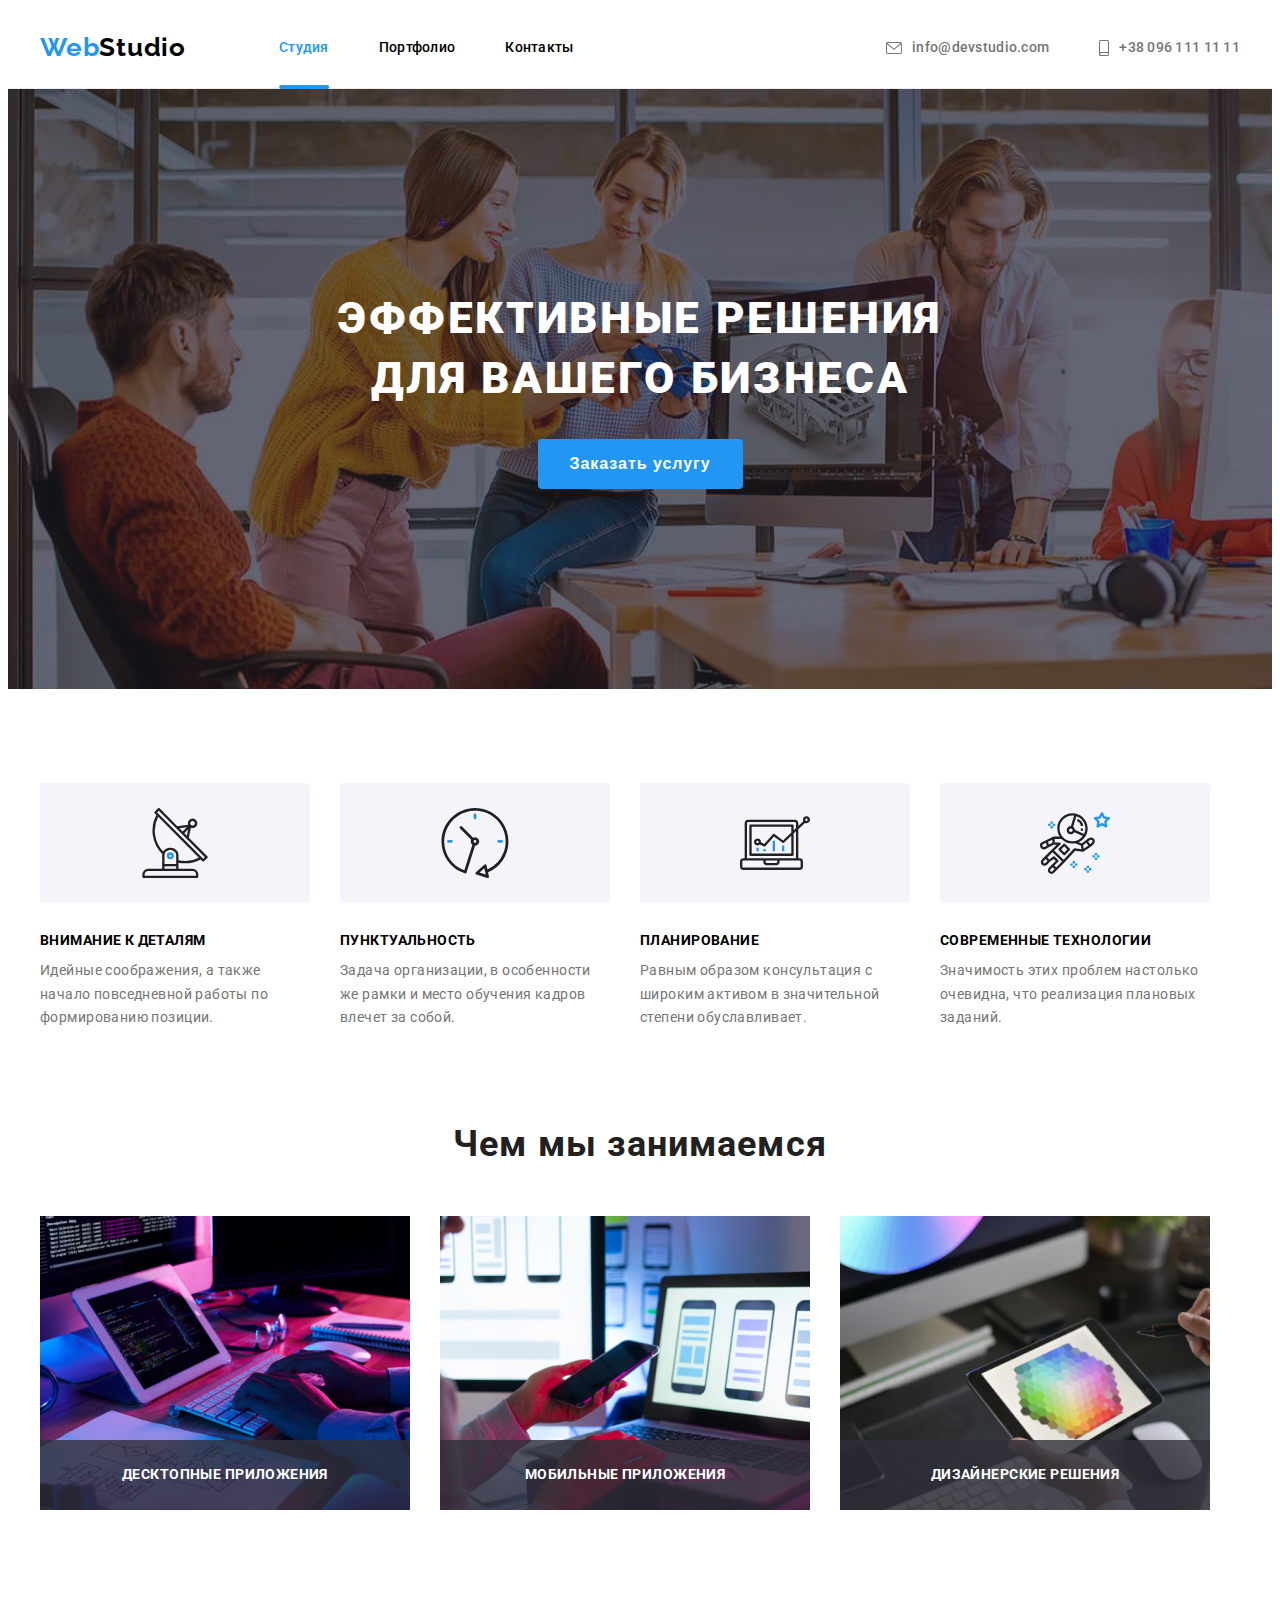
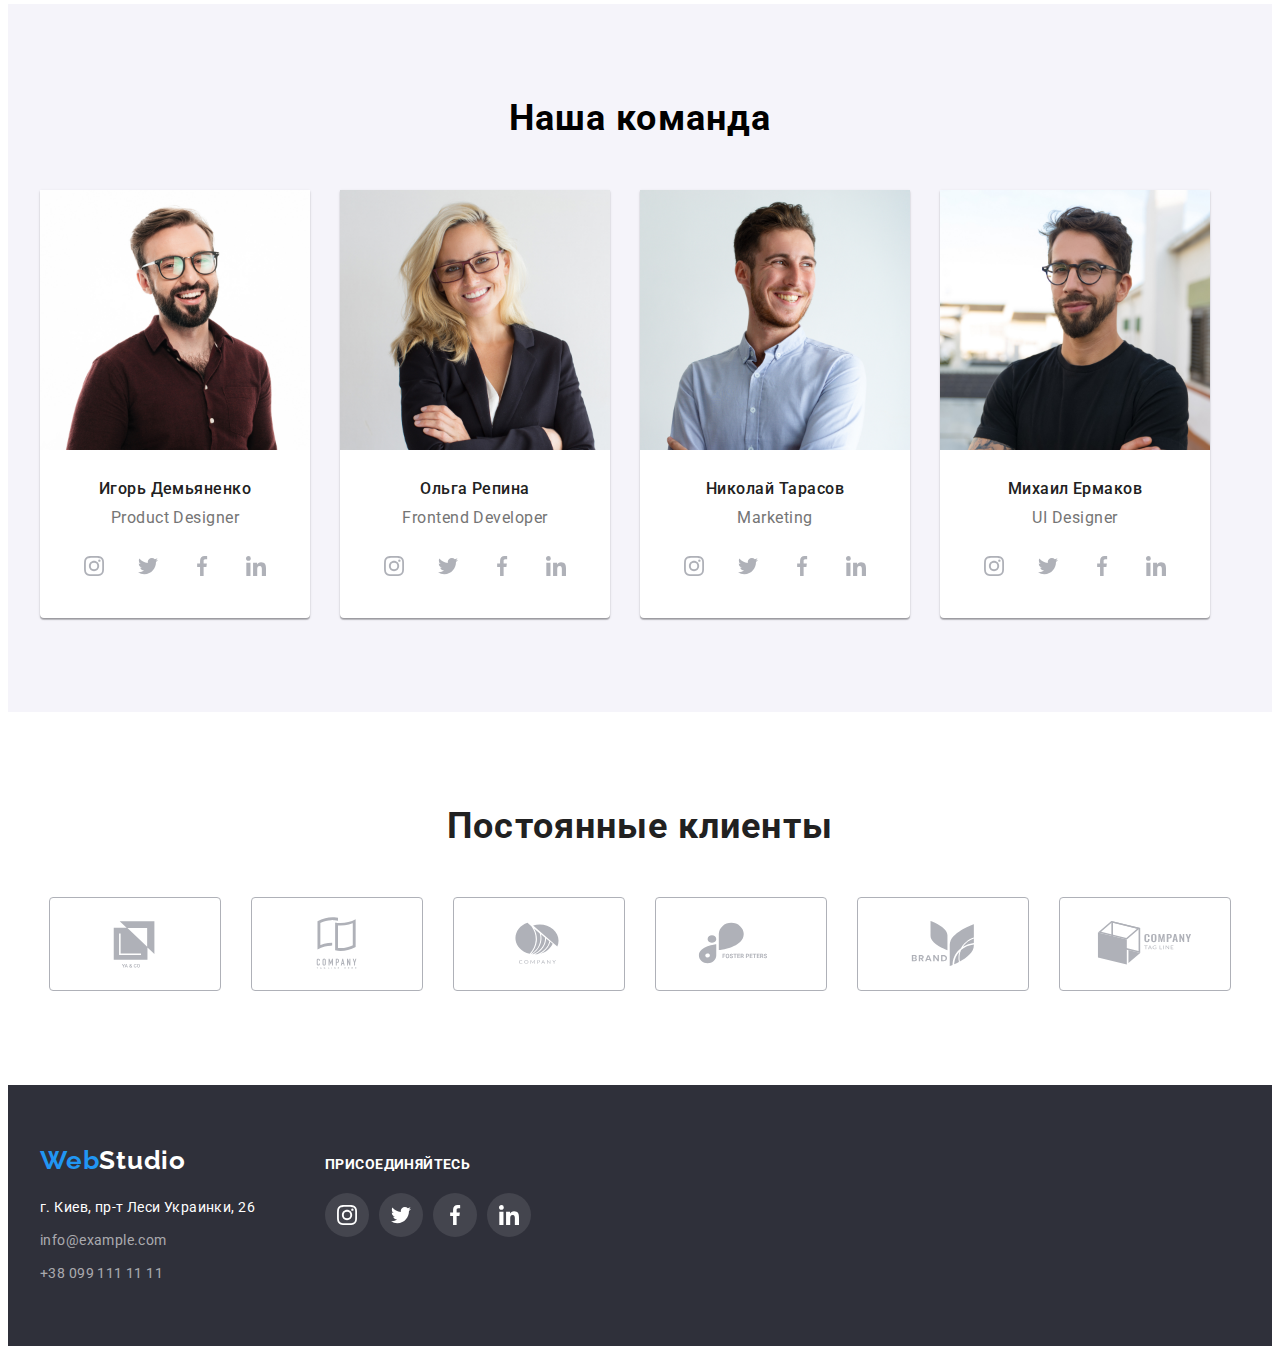
<file: index.html>
<!DOCTYPE html>
<html lang="ru">
   <head>
      <meta charset="UTF-8" />
      <meta http-equiv="X-UA-Compatible" content="IE=edge" />
      <meta name="viewport" content="width=device-width, initial-scale=1.0" />
      <title>WebStudio</title>
      <link rel="preconnect" href="https://fonts.googleapis.com" />
      <link rel="preconnect" href="https://fonts.gstatic.com" crossorigin />
      <link
         href="https://fonts.googleapis.com/css2?family=Raleway:wght@700&family=Roboto:wght@400;500;700;900&display=swap"
         rel="stylesheet"
      />
      <link
         rel="stylesheet"
         href="https://cdnjs.cloudflare.com/ajax/libs/modern-normalize/1.1.0/modern-normalize.min.css"
         integrity="sha512-wpPYUAdjBVSE4KJnH1VR1HeZfpl1ub8YT/NKx4PuQ5NmX2tKuGu6U/JRp5y+Y8XG2tV+wKQpNHVUX03MfMFn9Q=="
         crossorigin="anonymous"
         referrerpolicy="no-referrer"
      />
      <link rel="stylesheet" href="./css/styles.css" />
   </head>

   <body>
      <!---->
      <!--------------------------------HEADER----->
      <!---->
      <header class="header">
         <div class="container header-container">
            <nav class="header-nav">
               <a class="link logo" href="index.html" lang="en"><span class="accent">Web</span>Studio</a>
               <ul class="menu list">
                  <li class="menu-item current-item">
                     <a class="link current-link" href="index.html">Студия</a>
                  </li>
                  <li class="menu-item">
                     <a class="link" href="./portfolio.html">Портфолио</a>
                  </li>
                  <li class="menu-item">
                     <a class="link" href="">Контакты</a>
                  </li>
               </ul>
            </nav>

            <ul class="list header-list">
               <li class="header-list-item">
                  <a class="link contact-mail" href="mailto:info@devstudio.com">
                     <svg class="icon-envelope" width="16" height="12">
                        <use href="./images/icons.svg#icon-envelope"></use></svg
                     >info@devstudio.com
                  </a>
               </li>
               <li class="header-list-item">
                  <a class="link contact-number" href="tel:0961111111">
                     <svg class="icon-smartphone" width="10" height="16">
                        <use href="./images/icons.svg#icon-smartphone"></use>
                     </svg>
                     +38 096 111 11 11</a
                  >
               </li>
            </ul>
         </div>
      </header>

      <main>
         <!---->
         <!--------------------------------HERO----->
         <!---->
         <section class="hero">
            <div class="container hero-container">
               <h1 class="main-title">Эффективные решения для вашего бизнеса</h1>
               <button class="modal-button" type="button" data-modal-open>Заказать услугу</button>
            </div>
            <div class="backdrop is-hidden" data-modal>
               <div class="modal">
                  <button class="close-modal-btn" type="button" data-modal-close>
                     <svg class="icon-close" width="18" height="18">
                        <use href="./images/icons.svg#icon-close"></use>
                     </svg>
                  </button>
               </div>
            </div>
         </section>
         <!---->
         <!------------------------------ADVANTAGES----->
         <!---->
         <section class="section">
            <div class="container">
               <h2 class="visually-hidden">Наши преимущества</h2>
               <ul class="list list-advantage">
                  <li class="advantages-item">
                     <div class="advantages-icon">
                        <svg class="icon-antenna-1" width="70" height="70">
                           <use href="./images/icons.svg#icon-antenna-1"></use>
                        </svg>
                     </div>
                     <h3 class="advantage">Внимание к деталям</h3>
                     <p class="description-advantage">
                        Идейные соображения, а также начало повседневной работы по формированию позиции.
                     </p>
                  </li>
                  <li class="advantages-item">
                     <div class="advantages-icon">
                        <svg class="icon-clock-1" width="70" height="70">
                           <use href="./images/icons.svg#icon-clock-1"></use>
                        </svg>
                     </div>
                     <h3 class="advantage">Пунктуальность</h3>
                     <p class="description-advantage">
                        Задача организации, в особенности же рамки и место обучения кадров влечет за собой.
                     </p>
                  </li>
                  <li class="advantages-item">
                     <div class="advantages-icon">
                        <svg class="icon-diagram-1" width="70" height="70">
                           <use href="./images/icons.svg#icon-diagram-1"></use>
                        </svg>
                     </div>
                     <h3 class="advantage">Планирование</h3>
                     <p class="description-advantage">
                        Равным образом консультация с широким активом в значительной степени обуславливает.
                     </p>
                  </li>
                  <li class="advantages-item">
                     <div class="advantages-icon">
                        <svg class="icon-astronaut-1" width="70" height="70">
                           <use href="./images/icons.svg#icon-astronaut-1"></use>
                        </svg>
                     </div>
                     <h3 class="advantage">Современные технологии</h3>
                     <p class="description-advantage">
                        Значимость этих проблем настолько очевидна, что реализация плановых заданий.
                     </p>
                  </li>
               </ul>
            </div>
         </section>
         <!---->
         <!------------------------------SPECIFIC----->
         <!---->
         <section class="section specifics-section">
            <div class="container">
               <h2 class="specifics">Чем мы занимаемся</h2>
               <ul class="list list-img">
                  <li class="item-activity">
                     <div class="desktop-apps">
                        <img
                           class="activity"
                           src="./images/about/img.jpg"
                           alt="обучение с помощью планшета и компьютера"
                           width="370"
                           height="294"
                        />
                        <p class="title-img">Десктопные приложения</p>
                     </div>
                  </li>
                  <li class="item-activity">
                     <div class="mobile-apps">
                        <img
                           class="activity"
                           src="./images/about/img-1.jpg"
                           alt="обучение с помощью телефона и ноутбука"
                           width="370"
                           height="294"
                        />
                        <p class="title-img">Мобильные приложения</p>
                     </div>
                  </li>
                  <li class="item-activity">
                     <div class="design-solution">
                        <img
                           class="activity"
                           src="./images/about/img-2.jpg"
                           alt="обучение работы с цветовой палитрой на планшете"
                           width="370"
                           height="294"
                        />
                        <p class="title-img">Дизайнерские решения</p>
                     </div>
                  </li>
               </ul>
            </div>
         </section>
         <!---->
         <!------------------------------TEAM----->
         <!---->
         <section class="stuff section">
            <div class="container">
               <h2 class="team">Наша команда</h2>
               <ul class="list list-team">
                  <li class="item-team">
                     <img
                        class="team-member"
                        src="./images/team/img.jpg"
                        alt="портрет члена команды"
                        width="270"
                        height="260"
                     />
                     <div class="employee-details">
                        <h3 class="employee">Игорь Демьяненко</h3>
                        <p class="position" lang="en">Product Designer</p>
                        <ul class="list social-list">
                           <li class="social-item">
                              <a
                                 class="link social-link"
                                 href="https://www.instagram.com/"
                                 target="_blank"
                                 rel="noopener noreferrer"
                              >
                                 <svg class="social-icon" width="20" height="20">
                                    <use href="./images/icons.svg#icon-instagram"></use>
                                 </svg>
                              </a>
                           </li>
                           <li class="social-item">
                              <a
                                 class="link social-link"
                                 href="https://twitter.com/"
                                 target="_blank"
                                 rel="noopener noreferrer"
                              >
                                 <svg class="social-icon" width="20" height="20">
                                    <use href="./images/icons.svg#icon-twitter"></use>
                                 </svg>
                              </a>
                           </li>
                           <li class="social-item">
                              <a
                                 class="link social-link"
                                 href="https://www.facebook.com/"
                                 target="_blank"
                                 rel="noopener noreferrer"
                              >
                                 <svg class="social-icon" width="20" height="20">
                                    <use href="./images/icons.svg#icon-facebook"></use>
                                 </svg>
                              </a>
                           </li>
                           <li class="social-item">
                              <a
                                 class="link social-link"
                                 href="https://www.linkedin.com/"
                                 target="_blank"
                                 rel="noopener noreferrer"
                              >
                                 <svg class="social-icon" width="20" height="20">
                                    <use href="./images/icons.svg#icon-linkedin"></use>
                                 </svg>
                              </a>
                           </li>
                        </ul>
                     </div>
                  </li>
                  <li class="item-team">
                     <img
                        class="team-member"
                        src="./images/team/img-1.jpg"
                        alt="портрет члена команды"
                        width="270"
                        height="260"
                     />
                     <div class="employee-details">
                        <h3 class="employee">Ольга Репина</h3>
                        <p class="position" lang="en">Frontend Developer</p>
                        <ul class="list social-list">
                           <li class="social-item">
                              <a
                                 class="link social-link"
                                 href="https://www.instagram.com/"
                                 target="_blank"
                                 rel="noopener noreferrer"
                              >
                                 <svg class="social-icon" width="20" height="20">
                                    <use href="./images/icons.svg#icon-instagram"></use>
                                 </svg>
                              </a>
                           </li>
                           <li class="social-item">
                              <a
                                 class="link social-link"
                                 href="https://twitter.com/"
                                 target="_blank"
                                 rel="noopener noreferrer"
                              >
                                 <svg class="social-icon" width="20" height="20">
                                    <use href="./images/icons.svg#icon-twitter"></use>
                                 </svg>
                              </a>
                           </li>
                           <li class="social-item">
                              <a
                                 class="link social-link"
                                 href="https://www.facebook.com/"
                                 target="_blank"
                                 rel="noopener noreferrer"
                              >
                                 <svg class="social-icon" width="20" height="20">
                                    <use href="./images/icons.svg#icon-facebook"></use>
                                 </svg>
                              </a>
                           </li>
                           <li class="social-item">
                              <a
                                 class="link social-link"
                                 href="https://www.linkedin.com/"
                                 target="_blank"
                                 rel="noopener noreferrer"
                              >
                                 <svg class="social-icon" width="20" height="20">
                                    <use href="./images/icons.svg#icon-linkedin"></use>
                                 </svg>
                              </a>
                           </li>
                        </ul>
                     </div>
                  </li>
                  <li class="item-team">
                     <img
                        class="team-member"
                        src="./images/team/img-2.jpg"
                        alt="портрет члена команды"
                        width="270"
                        height="260"
                     />
                     <div class="employee-details">
                        <h3 class="employee">Николай Тарасов</h3>
                        <p class="position" lang="en">Marketing</p>
                        <ul class="list social-list">
                           <li class="social-item">
                              <a
                                 class="link social-link"
                                 href="https://www.instagram.com/"
                                 target="_blank"
                                 rel="noopener noreferrer"
                              >
                                 <svg class="social-icon" width="20" height="20">
                                    <use href="./images/icons.svg#icon-instagram"></use>
                                 </svg>
                              </a>
                           </li>
                           <li class="social-item">
                              <a
                                 class="link social-link"
                                 href="https://twitter.com/"
                                 target="_blank"
                                 rel="noopener noreferrer"
                              >
                                 <svg class="social-icon" width="20" height="20">
                                    <use href="./images/icons.svg#icon-twitter"></use>
                                 </svg>
                              </a>
                           </li>
                           <li class="social-item">
                              <a
                                 class="link social-link"
                                 href="https://www.facebook.com/"
                                 target="_blank"
                                 rel="noopener noreferrer"
                              >
                                 <svg class="social-icon" width="20" height="20">
                                    <use href="./images/icons.svg#icon-facebook"></use>
                                 </svg>
                              </a>
                           </li>
                           <li class="social-item">
                              <a
                                 class="link social-link"
                                 href="https://www.linkedin.com/"
                                 target="_blank"
                                 rel="noopener noreferrer"
                              >
                                 <svg class="social-icon" width="20" height="20">
                                    <use href="./images/icons.svg#icon-linkedin"></use>
                                 </svg>
                              </a>
                           </li>
                        </ul>
                     </div>
                  </li>
                  <li class="item-team">
                     <img
                        class="team-member"
                        src="./images/team/img-3.jpg"
                        alt="портрет члена команды"
                        width="270"
                        height="260"
                     />
                     <div class="employee-details">
                        <h3 class="employee">Михаил Ермаков</h3>
                        <p class="position" lang="en">UI Designer</p>
                        <ul class="list social-list">
                           <li class="social-item">
                              <a
                                 class="link social-link"
                                 href="https://www.instagram.com/"
                                 target="_blank"
                                 rel="noopener noreferrer"
                              >
                                 <svg class="social-icon" width="20" height="20">
                                    <use href="./images/icons.svg#icon-instagram"></use>
                                 </svg>
                              </a>
                           </li>
                           <li class="social-item">
                              <a
                                 class="link social-link"
                                 href="https://twitter.com/"
                                 target="_blank"
                                 rel="noopener noreferrer"
                              >
                                 <svg class="social-icon" width="20" height="20">
                                    <use href="./images/icons.svg#icon-twitter"></use>
                                 </svg>
                              </a>
                           </li>
                           <li class="social-item">
                              <a
                                 class="link social-link"
                                 href="https://www.facebook.com/"
                                 target="_blank"
                                 rel="noopener noreferrer"
                              >
                                 <svg class="social-icon" width="20" height="20">
                                    <use href="./images/icons.svg#icon-facebook"></use>
                                 </svg>
                              </a>
                           </li>
                           <li class="social-item">
                              <a
                                 class="link social-link"
                                 href="https://www.linkedin.com/"
                                 target="_blank"
                                 rel="noopener noreferrer"
                              >
                                 <svg class="social-icon" width="20" height="20">
                                    <use href="./images/icons.svg#icon-linkedin"></use>
                                 </svg>
                              </a>
                           </li>
                        </ul>
                     </div>
                  </li>
               </ul>
            </div>
         </section>
         <!---->
         <!----------------------------REGULAR CUSTOMERS----->
         <!---->
         <section class="section">
            <div class="container">
               <h2 class="regular-customers">Постоянные клиенты</h2>
               <ul class="list list-regular-customers">
                  <li class="regular-customer-item">
                     <a class="link regular-customer-link" href="">
                        <svg class="regular-customer-icon" width="106" height="60">
                           <use href="./images/icons.svg#icon-logo"></use>
                        </svg>
                     </a>
                  </li>
                  <li class="regular-customer-item">
                     <a class="link regular-customer-link" href="">
                        <svg class="regular-customer-icon" width="106" height="60">
                           <use href="./images/icons.svg#icon-logo-1"></use>
                        </svg>
                     </a>
                  </li>
                  <li class="regular-customer-item">
                     <a class="link regular-customer-link" href="">
                        <svg class="regular-customer-icon" width="106" height="60">
                           <use href="./images/icons.svg#icon-logo-2"></use>
                        </svg>
                     </a>
                  </li>
                  <li class="regular-customer-item">
                     <a class="link regular-customer-link" href="">
                        <svg class="regular-customer-icon" width="106" height="60">
                           <use href="./images/icons.svg#icon-logo-3"></use>
                        </svg>
                     </a>
                  </li>
                  <li class="regular-customer-item">
                     <a class="link regular-customer-link" href="">
                        <svg class="regular-customer-icon" width="106" height="60">
                           <use href="./images/icons.svg#icon-logo-4"></use>
                        </svg>
                     </a>
                  </li>
                  <li class="regular-customer-item">
                     <a class="link regular-customer-link" href="">
                        <svg class="regular-customer-icon" width="106" height="60">
                           <use href="./images/icons.svg#icon-logo-5"></use>
                        </svg>
                     </a>
                  </li>
               </ul>
            </div>
         </section>
      </main>
      <!---->
      <!----------------------------FOOTER----->
      <!---->
      <footer class="footer">
         <div class="container content-in-footer">
            <div>
               <a class="link logo-footer" href="index.html" lang="en"><span class="accent">Web</span>Studio</a>
               <address class="contact-list">
                  <ul class="list all-contact">
                     <li class="contact-item">
                        <a
                           class="link link_geolocation"
                           href="https://goo.gl/maps/ptXr3wgjYMJCWN8M7"
                           target="blank"
                           rel="noreferrer noopener"
                           >г. Киев, пр-т Леси Украинки, 26</a
                        >
                     </li>
                     <li class="contact-item">
                        <a class="link link_contact" href="mailto:info@example.com">info@example.com</a>
                     </li>
                     <li class="contact-item">
                        <a class="link link_contact" href="tel:0991111111">+38 099 111 11 11</a>
                     </li>
                  </ul>
               </address>
            </div>
            <div>
               <p class="upper-icons-in-footer">присоединяйтесь</p>
               <ul class="list social-list-in-footer">
                  <li class="social-item">
                     <a
                        class="link social-link-in-footer"
                        href="https://www.instagram.com/"
                        target="_blank"
                        rel="noopener noreferrer"
                     >
                        <svg class="social-icon-in-footer" width="20" height="20">
                           <use href="./images/icons.svg#icon-instagram"></use>
                        </svg>
                     </a>
                  </li>
                  <li class="social-item">
                     <a
                        class="link social-link-in-footer"
                        href="https://twitter.com/"
                        target="_blank"
                        rel="noopener noreferrer"
                     >
                        <svg class="social-icon-in-footer" width="20" height="20">
                           <use href="./images/icons.svg#icon-twitter"></use>
                        </svg>
                     </a>
                  </li>
                  <li class="social-item">
                     <a
                        class="link social-link-in-footer"
                        href="https://www.facebook.com/"
                        target="_blank"
                        rel="noopener noreferrer"
                     >
                        <svg class="social-icon-in-footer" width="20" height="20">
                           <use href="./images/icons.svg#icon-facebook"></use>
                        </svg>
                     </a>
                  </li>
                  <li class="social-item">
                     <a
                        class="link social-link-in-footer"
                        href="https://www.linkedin.com/"
                        target="_blank"
                        rel="noopener noreferrer"
                     >
                        <svg class="social-icon-in-footer" width="20" height="20">
                           <use href="./images/icons.svg#icon-linkedin"></use>
                        </svg>
                     </a>
                  </li>
               </ul>
            </div>
         </div>
      </footer>
      <script src="./JS/modal.js"></script>
   </body>
</html>
</file>
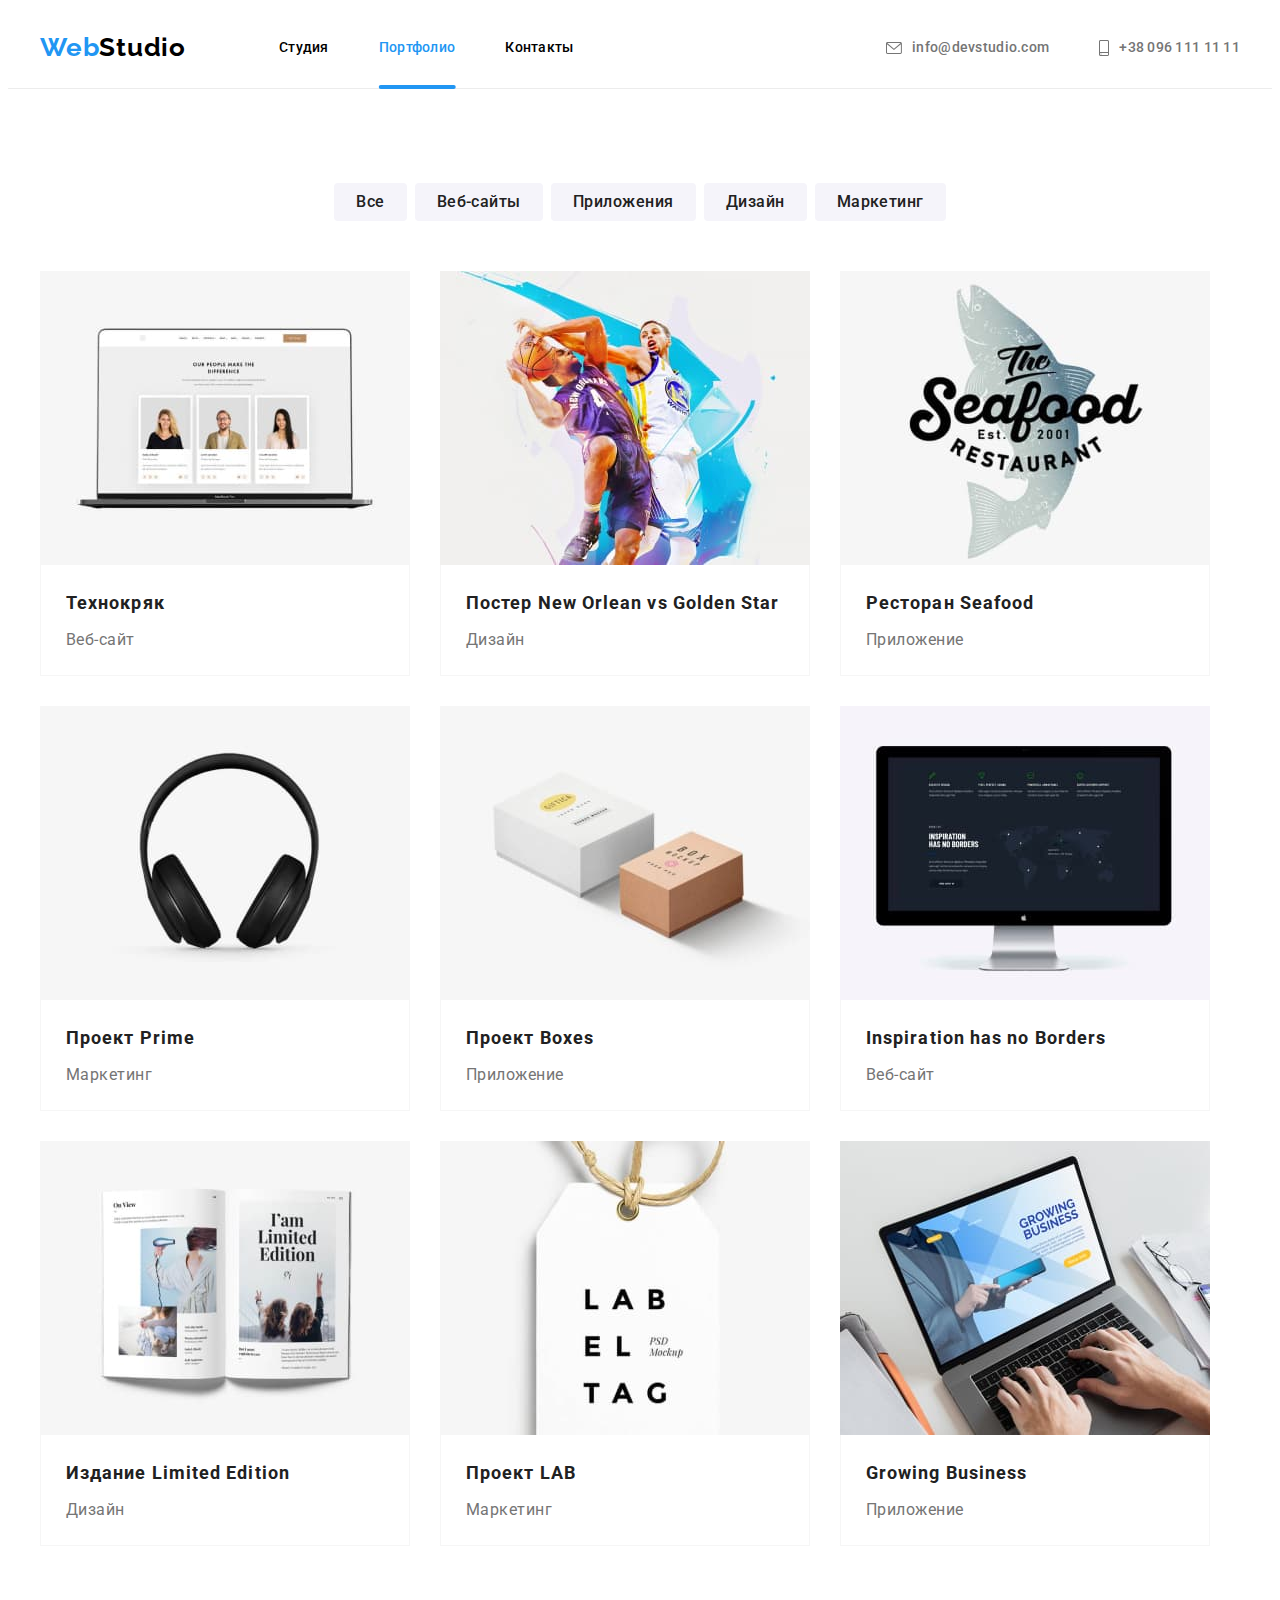
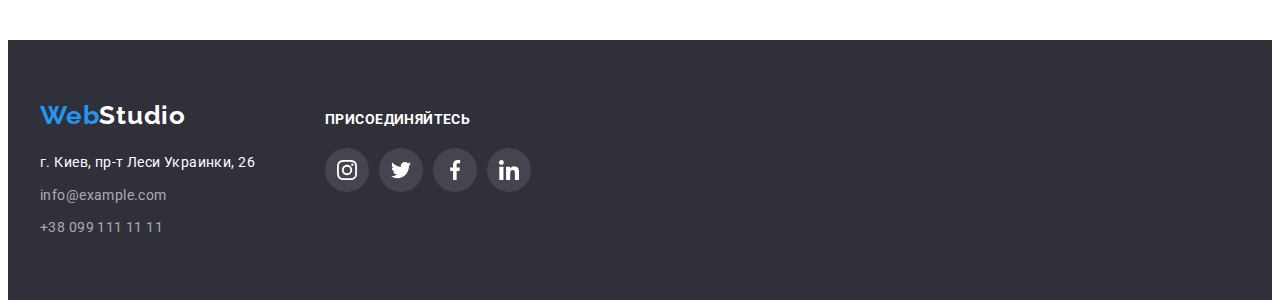
<file: portfolio.html>
<!DOCTYPE html>
<html lang="ru">
   <head>
      <meta charset="UTF-8" />
      <meta http-equiv="X-UA-Compatible" content="IE=edge" />
      <meta name="viewport" content="width=device-width, initial-scale=1.0" />
      <title>Портфолио</title>
      <link rel="preconnect" href="https://fonts.googleapis.com" />
      <link rel="preconnect" href="https://fonts.gstatic.com" crossorigin />
      <link
         href="https://fonts.googleapis.com/css2?family=Raleway:wght@700&family=Roboto:wght@400;500;700;900&display=swap"
         rel="stylesheet"
      />
      <link
         rel="stylesheet"
         href="https://cdnjs.cloudflare.com/ajax/libs/modern-normalize/1.1.0/modern-normalize.min.css"
         integrity="sha512-wpPYUAdjBVSE4KJnH1VR1HeZfpl1ub8YT/NKx4PuQ5NmX2tKuGu6U/JRp5y+Y8XG2tV+wKQpNHVUX03MfMFn9Q=="
         crossorigin="anonymous"
         referrerpolicy="no-referrer"
      />
      <link rel="stylesheet" href="./css/styles.css" />
   </head>

   <body>
      <!---->
      <!--------------------------------HEADER----->
      <!---->
      <header class="header">
         <div class="container header-container">
            <nav class="header-nav">
               <a class="link logo" href="index.html" lang="en"><span class="accent">Web</span>Studio</a>
               <ul class="menu list">
                  <li class="menu-item">
                     <a class="link" href="index.html">Студия</a>
                  </li>
                  <li class="menu-item current-item">
                     <a class="link current-link" href="./portfolio.html">Портфолио</a>
                  </li>
                  <li class="menu-item">
                     <a class="link" href="">Контакты</a>
                  </li>
               </ul>
            </nav>
            <ul class="list header-list">
               <li class="header-list-item">
                  <a class="link contact-mail" href="mailto:info@devstudio.com">
                     <svg class="icon-envelope" width="16" height="12">
                        <use href="./images/icons.svg#icon-envelope"></use>
                     </svg>
                     info@devstudio.com</a
                  >
               </li>
               <li class="header-list-item">
                  <a class="link contact-number" href="tel:0961111111">
                     <svg class="icon-envelope" width="10" height="16">
                        <use href="./images/icons.svg#icon-smartphone"></use>
                     </svg>
                     +38 096 111 11 11
                  </a>
               </li>
            </ul>
         </div>
      </header>

      <main>
         <!---->
         <!-----------------------------PORTFOLIO----->
         <!---->
         <section class="section portfolio">
            <div class="container">
               <h1 class="visually-hidden">Портфолио</h1>
               <ul class="list list-button">
                  <li class="filter-btn">
                     <button class="filter" type="button">Все</button>
                  </li>
                  <li class="filter-btn">
                     <button class="filter" type="button">Веб-сайты</button>
                  </li>
                  <li class="filter-btn">
                     <button class="filter" type="button">Приложения</button>
                  </li>
                  <li class="filter-btn">
                     <button class="filter" type="button">Дизайн</button>
                  </li>
                  <li class="filter-btn">
                     <button class="filter" type="button">Маркетинг</button>
                  </li>
               </ul>

               <h2 class="visually-hidden">Разделы порфолио</h2>
               <ul class="list list-cards">
                  <li class="list-item">
                     <a class="link link-card" href="">
                        <div class="wrapper">
                           <img
                              class="portfolio-img"
                              src="./images/portfolio_images/img.jpg"
                              alt="Технокряк"
                              width="370"
                              height="294"
                           />
                           <p class="owerlay-text">
                              Ресурс предлагает комплексные предложения с разным уровнем функционала и сервисов. Все это
                              позволит посетителю получить исчерпывающие сведения о компании или частном лице.
                           </p>
                        </div>
                        <div class="text-card">
                           <h3 class="title-picture">Технокряк</h3>
                           <p class="portfolio_section">Веб-сайт</p>
                        </div>
                     </a>
                  </li>
                  <li class="list-item">
                     <a class="link link-card" href="">
                        <div class="wrapper">
                           <img
                              class="portfolio-img"
                              src="./images/portfolio_images/img-1.jpg"
                              alt="Постер New Orlean vs Golden Star"
                              width="370"
                              height="294"
                           />
                           <p class="owerlay-text">
                              Ресурс предлагает комплексные предложения с разным уровнем функционала и сервисов. Все это
                              позволит посетителю получить исчерпывающие сведения о компании или частном лице.
                           </p>
                        </div>
                        <div class="text-card">
                           <h3 class="title-picture">Постер <span lang="en">New Orlean vs Golden Star</span></h3>
                           <p class="portfolio_section">Дизайн</p>
                        </div>
                     </a>
                  </li>
                  <li class="list-item">
                     <a class="link link-card" href="">
                        <div class="wrapper">
                           <img
                              class="portfolio-img"
                              src="./images/portfolio_images/img-2.jpg"
                              alt="Ресторан Seafood"
                              width="370"
                              height="294"
                           />
                           <p class="owerlay-text">
                              Ресурс предлагает комплексные предложения с разным уровнем функционала и сервисов. Все это
                              позволит посетителю получить исчерпывающие сведения о компании или частном лице.
                           </p>
                        </div>
                        <div class="text-card">
                           <h3 class="title-picture">Ресторан <span lang="en">Seafood</span></h3>
                           <p class="portfolio_section">Приложение</p>
                        </div>
                     </a>
                  </li>
                  <li class="list-item">
                     <a class="link link-card" href="">
                        <div class="wrapper">
                           <img
                              class="portfolio-img"
                              src="./images/portfolio_images/img-3.jpg"
                              alt="Проект Prime"
                              width="370"
                              height="294"
                           />
                           <p class="owerlay-text">
                              Ресурс предлагает комплексные предложения с разным уровнем функционала и сервисов. Все это
                              позволит посетителю получить исчерпывающие сведения о компании или частном лице.
                           </p>
                        </div>
                        <div class="text-card">
                           <h3 class="title-picture">Проект <span lang="en">Prime</span></h3>
                           <p class="portfolio_section">Маркетинг</p>
                        </div>
                     </a>
                  </li>
                  <li class="list-item">
                     <a class="link link-card" href="">
                        <div class="wrapper">
                           <img
                              class="portfolio-img"
                              src="./images/portfolio_images/img-4.jpg"
                              alt="Проект Boxes"
                              width="370"
                              height="294"
                           />
                           <p class="owerlay-text">
                              Ресурс предлагает комплексные предложения с разным уровнем функционала и сервисов. Все это
                              позволит посетителю получить исчерпывающие сведения о компании или частном лице.
                           </p>
                        </div>
                        <div class="text-card">
                           <h3 class="title-picture">Проект <span lang="en">Boxes</span></h3>
                           <p class="portfolio_section">Приложение</p>
                        </div></a
                     >
                  </li>
                  <li class="list-item">
                     <a class="link link-card" href="">
                        <div class="wrapper">
                           <img
                              class="portfolio-img"
                              src="./images/portfolio_images/img-5.jpg"
                              alt="Inspiration has no Borders"
                              width="370"
                              height="294"
                           />
                           <p class="owerlay-text">
                              Ресурс предлагает комплексные предложения с разным уровнем функционала и сервисов. Все это
                              позволит посетителю получить исчерпывающие сведения о компании или частном лице.
                           </p>
                        </div>
                        <div class="text-card">
                           <h3 class="title-picture" lang="en">Inspiration has no Borders</h3>
                           <p class="portfolio_section">Веб-сайт</p>
                        </div>
                     </a>
                  </li>
                  <li class="list-item">
                     <a class="link link-card" href="">
                        <div class="wrapper">
                           <img
                              class="portfolio-img"
                              src="./images/portfolio_images/img-6.jpg"
                              alt="Издание Limited Edition"
                              width="370"
                              height="294"
                           />
                           <p class="owerlay-text">
                              Ресурс предлагает комплексные предложения с разным уровнем функционала и сервисов. Все это
                              позволит посетителю получить исчерпывающие сведения о компании или частном лице.
                           </p>
                        </div>
                        <div class="text-card">
                           <h3 class="title-picture">Издание <span lang="en">Limited Edition</span></h3>
                           <p class="portfolio_section">Дизайн</p>
                        </div>
                     </a>
                  </li>
                  <li class="list-item">
                     <a class="link link-card" href="">
                        <div class="wrapper">
                           <img
                              class="portfolio-img"
                              src="./images/portfolio_images/img-7.jpg"
                              alt="Проект LAB"
                              width="370"
                              height="294"
                           />
                           <p class="owerlay-text">
                              Ресурс предлагает комплексные предложения с разным уровнем функционала и сервисов. Все это
                              позволит посетителю получить исчерпывающие сведения о компании или частном лице.
                           </p>
                        </div>
                        <div class="text-card">
                           <h3 class="title-picture">Проект <span lang="en">LAB</span></h3>
                           <p class="portfolio_section">Маркетинг</p>
                        </div>
                     </a>
                  </li>
                  <li class="list-item">
                     <a class="link link-card" href="">
                        <div class="wrapper">
                           <img
                              class="portfolio-img"
                              src="./images/portfolio_images/img-8.jpg"
                              alt="Growing Business"
                              width="370"
                              height="294"
                           />
                           <p class="owerlay-text">
                              Ресурс предлагает комплексные предложения с разным уровнем функционала и сервисов. Все это
                              позволит посетителю получить исчерпывающие сведения о компании или частном лице.
                           </p>
                        </div>
                        <div class="text-card">
                           <h3 class="title-picture" lang="en">Growing Business</h3>
                           <p class="portfolio_section">Приложение</p>
                        </div>
                     </a>
                  </li>
               </ul>
            </div>
         </section>
      </main>
      <!---->
      <!--------------------------------FOOTER----->
      <!---->
      <footer class="footer">
         <div class="container content-in-footer">
            <div>
               <a class="link logo-footer" href="index.html" lang="en"><span class="accent">Web</span>Studio</a>
               <address class="contact-list">
                  <ul class="list all-contact">
                     <li class="contact-item">
                        <a
                           class="link link_geolocation"
                           href="https://goo.gl/maps/ptXr3wgjYMJCWN8M7"
                           target="blank"
                           rel="noreferrer noopener"
                           >г. Киев, пр-т Леси Украинки, 26</a
                        >
                     </li>
                     <li class="contact-item">
                        <a class="link link_contact" href="mailto:info@example.com">info@example.com</a>
                     </li>
                     <li class="contact-item">
                        <a class="link link_contact" href="tel:0991111111">+38 099 111 11 11</a>
                     </li>
                  </ul>
               </address>
            </div>
            <div>
               <p class="upper-icons-in-footer">присоединяйтесь</p>
               <ul class="list social-list-in-footer">
                  <li class="social-item">
                     <a
                        class="link social-link-in-footer"
                        href="https://instagram.com/"
                        target="_blank"
                        rel="noopener noreferrer"
                     >
                        <svg class="social-icon-in-footer" width="20" height="20">
                           <use href="./images/icons.svg#icon-instagram"></use>
                        </svg>
                     </a>
                  </li>
                  <li class="social-item">
                     <a
                        class="link social-link-in-footer"
                        href="https://twitter.com/"
                        target="_blank"
                        rel="noopener noreferrer"
                     >
                        <svg class="social-icon-in-footer" width="20" height="20">
                           <use href="./images/icons.svg#icon-twitter"></use>
                        </svg>
                     </a>
                  </li>
                  <li class="social-item">
                     <a
                        class="link social-link-in-footer"
                        href="https://facebook.com/"
                        target="_blank"
                        rel="noopener noreferrer"
                     >
                        <svg class="social-icon-in-footer" width="20" height="20">
                           <use href="./images/icons.svg#icon-facebook"></use>
                        </svg>
                     </a>
                  </li>
                  <li class="social-item">
                     <a
                        class="link social-link-in-footer"
                        href="https://www.linkedin.com/"
                        target="_blank"
                        rel="noopener noreferrer"
                     >
                        <svg class="social-icon-in-footer" width="20" height="20">
                           <use href="./images/icons.svg#icon-linkedin"></use>
                        </svg>
                     </a>
                  </li>
               </ul>
            </div>
         </div>
      </footer>
   </body>
</html>
</file>
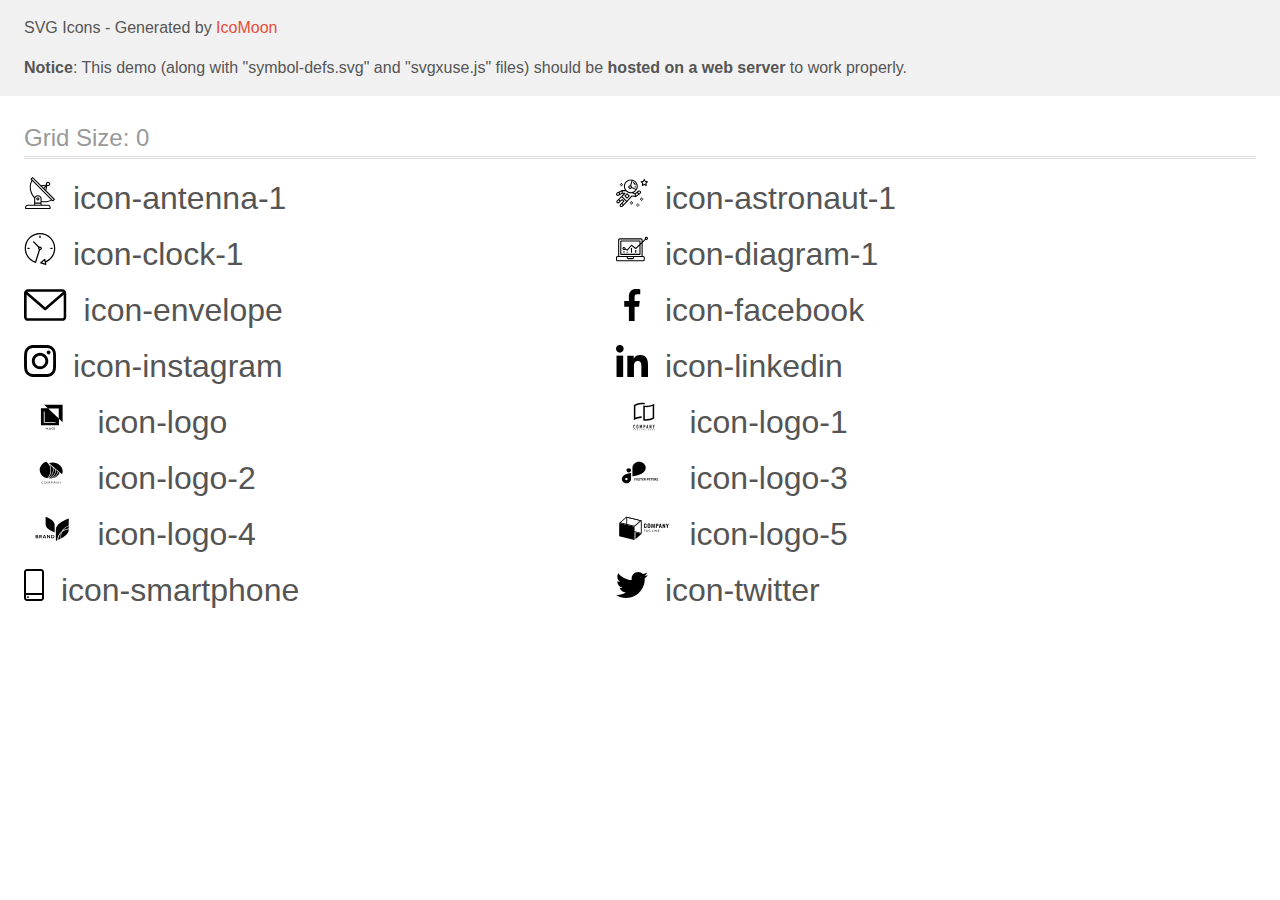
<file: images/icomoon/demo-external-svg.html>
<!doctype html>
<html>
<head>
    <title>IcoMoon - SVG Icons</title>
    <meta charset="utf-8">
    <meta name="viewport" content="width=device-width, initial-scale=1">
    <link rel="stylesheet" href="demo-files/demo.css">
    <link rel="stylesheet" href="style.css">
</head>
<body>
<header class="bgc1 clearfix">
<div class="mhl">
    <p>SVG Icons - Generated by <a href="https://icomoon.io/app">IcoMoon</a></p><p><strong>Notice</strong>: This demo (along with "symbol-defs.svg" and "svgxuse.js" files) should be <b>hosted on a web server</b> to work properly.</p>
</div>
</header>
    <div class="clearfix mhl ptl">
        <h1 class="mvm mtn fgc1">Grid Size: 0</h1>
        <div class="glyph fs1">
            <div class="clearfix pbs">
                <svg class="icon icon-antenna-1"><use xlink:href="symbol-defs.svg#icon-antenna-1"></use></svg><span class="name"> icon-antenna-1</span>
            </div>
        </div>
        <div class="glyph fs1">
            <div class="clearfix pbs">
                <svg class="icon icon-astronaut-1"><use xlink:href="symbol-defs.svg#icon-astronaut-1"></use></svg><span class="name"> icon-astronaut-1</span>
            </div>
        </div>
        <div class="glyph fs1">
            <div class="clearfix pbs">
                <svg class="icon icon-clock-1"><use xlink:href="symbol-defs.svg#icon-clock-1"></use></svg><span class="name"> icon-clock-1</span>
            </div>
        </div>
        <div class="glyph fs1">
            <div class="clearfix pbs">
                <svg class="icon icon-diagram-1"><use xlink:href="symbol-defs.svg#icon-diagram-1"></use></svg><span class="name"> icon-diagram-1</span>
            </div>
        </div>
        <div class="glyph fs1">
            <div class="clearfix pbs">
                <svg class="icon icon-envelope"><use xlink:href="symbol-defs.svg#icon-envelope"></use></svg><span class="name"> icon-envelope</span>
            </div>
        </div>
        <div class="glyph fs1">
            <div class="clearfix pbs">
                <svg class="icon icon-facebook"><use xlink:href="symbol-defs.svg#icon-facebook"></use></svg><span class="name"> icon-facebook</span>
            </div>
        </div>
        <div class="glyph fs1">
            <div class="clearfix pbs">
                <svg class="icon icon-instagram"><use xlink:href="symbol-defs.svg#icon-instagram"></use></svg><span class="name"> icon-instagram</span>
            </div>
        </div>
        <div class="glyph fs1">
            <div class="clearfix pbs">
                <svg class="icon icon-linkedin"><use xlink:href="symbol-defs.svg#icon-linkedin"></use></svg><span class="name"> icon-linkedin</span>
            </div>
        </div>
        <div class="glyph fs1">
            <div class="clearfix pbs">
                <svg class="icon icon-logo"><use xlink:href="symbol-defs.svg#icon-logo"></use></svg><span class="name"> icon-logo</span>
            </div>
        </div>
        <div class="glyph fs1">
            <div class="clearfix pbs">
                <svg class="icon icon-logo-1"><use xlink:href="symbol-defs.svg#icon-logo-1"></use></svg><span class="name"> icon-logo-1</span>
            </div>
        </div>
        <div class="glyph fs1">
            <div class="clearfix pbs">
                <svg class="icon icon-logo-2"><use xlink:href="symbol-defs.svg#icon-logo-2"></use></svg><span class="name"> icon-logo-2</span>
            </div>
        </div>
        <div class="glyph fs1">
            <div class="clearfix pbs">
                <svg class="icon icon-logo-3"><use xlink:href="symbol-defs.svg#icon-logo-3"></use></svg><span class="name"> icon-logo-3</span>
            </div>
        </div>
        <div class="glyph fs1">
            <div class="clearfix pbs">
                <svg class="icon icon-logo-4"><use xlink:href="symbol-defs.svg#icon-logo-4"></use></svg><span class="name"> icon-logo-4</span>
            </div>
        </div>
        <div class="glyph fs1">
            <div class="clearfix pbs">
                <svg class="icon icon-logo-5"><use xlink:href="symbol-defs.svg#icon-logo-5"></use></svg><span class="name"> icon-logo-5</span>
            </div>
        </div>
        <div class="glyph fs1">
            <div class="clearfix pbs">
                <svg class="icon icon-smartphone"><use xlink:href="symbol-defs.svg#icon-smartphone"></use></svg><span class="name"> icon-smartphone</span>
            </div>
        </div>
        <div class="glyph fs1">
            <div class="clearfix pbs">
                <svg class="icon icon-twitter"><use xlink:href="symbol-defs.svg#icon-twitter"></use></svg><span class="name"> icon-twitter</span>
            </div>
        </div>
  </div>
<script defer src="svgxuse.js"></script>
</body>
</html>
</file>
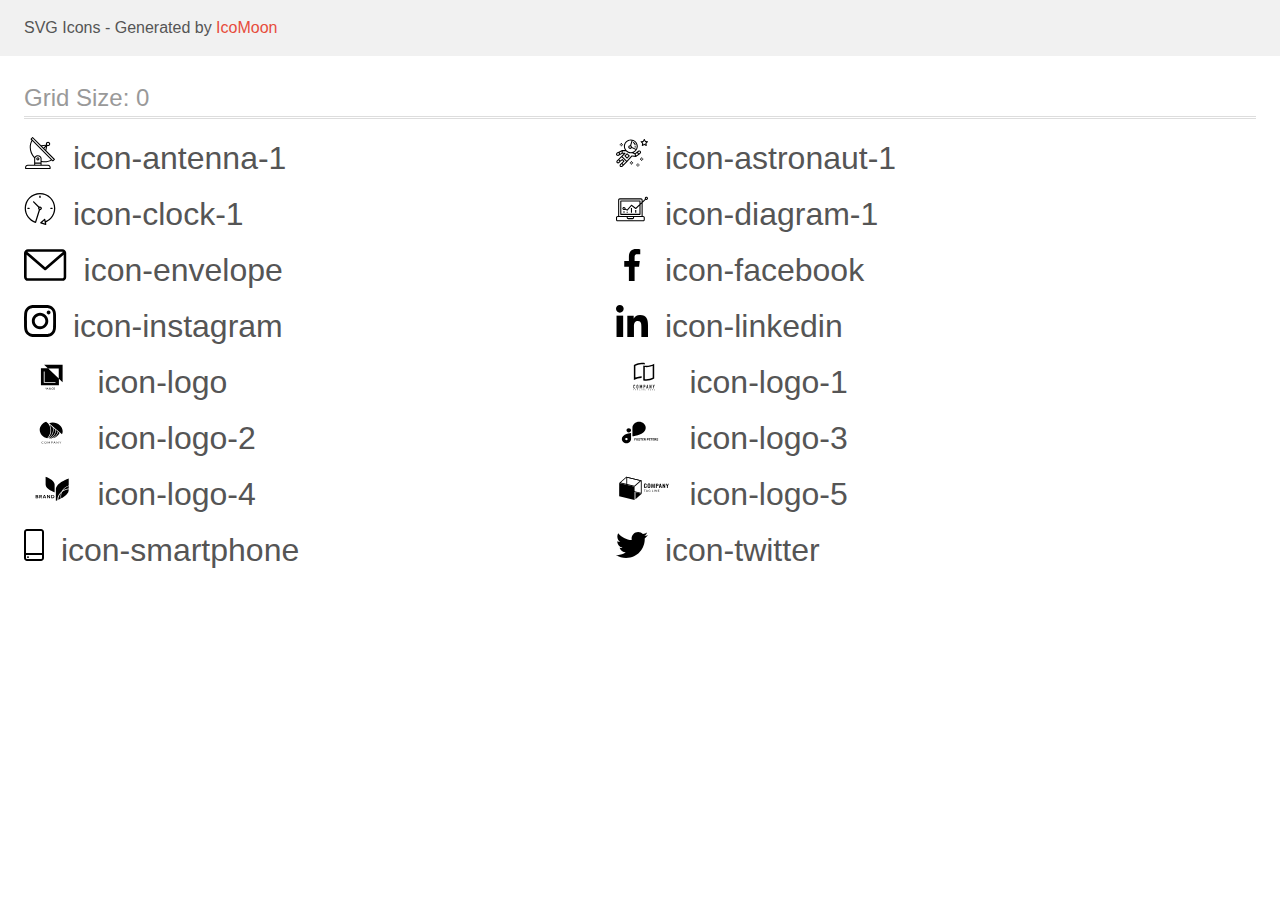
<file: images/icomoon/demo.html>
<!doctype html>
<html>
<head>
    <title>IcoMoon - SVG Icons</title>
    <meta charset="utf-8">
    <meta name="viewport" content="width=device-width, initial-scale=1">
    <link rel="stylesheet" href="demo-files/demo.css">
    <link rel="stylesheet" href="style.css">
</head>
<body>
<svg aria-hidden="true" style="position: absolute; width: 0; height: 0; overflow: hidden;" version="1.1" xmlns="http://www.w3.org/2000/svg" xmlns:xlink="http://www.w3.org/1999/xlink">
<defs>
<symbol id="icon-antenna-1" viewBox="0 0 32 32">
<path d="M30.773 22.098l-8.443-8.505 0.937-4.615c0.242 0.094 0.499 0.144 0.758 0.146h0.006c1.192 0.014 2.17-0.941 2.184-2.133s-0.941-2.17-2.133-2.184c-1.192-0.014-2.17 0.941-2.184 2.133-0.003 0.255 0.039 0.509 0.125 0.749l-4.96 0.605-8.091-8.133c-0.099-0.101-0.235-0.159-0.377-0.16-0.14 0.001-0.274 0.056-0.373 0.155l-1.513 1.504c-0.208 0.208-0.208 0.546 0 0.754l0.814 0.826c-3.153 5.798-2.129 12.978 2.519 17.663 0.043 0.041 0.092 0.074 0.146 0.098-0.034 0.18-0.051 0.364-0.052 0.547v6.187h-6.4c-1.472 0.002-2.665 1.195-2.667 2.667v1.067c0 0.295 0.239 0.533 0.533 0.533h24.533c0.295 0 0.533-0.239 0.533-0.533v-1.067c-0.002-1.472-1.195-2.665-2.667-2.667h-6.4v-2.742c1.003 0.21 2.024 0.317 3.049 0.32 2.458-0.003 4.877-0.615 7.040-1.783l0.818 0.823c0.099 0.101 0.235 0.159 0.377 0.16 0.14-0.001 0.274-0.056 0.373-0.155l1.513-1.504c0.208-0.208 0.208-0.546 0-0.754zM23.28 6.233c0.418-0.415 1.093-0.414 1.508 0.004s0.414 1.093-0.004 1.508c-0.2 0.199-0.47 0.31-0.752 0.31h-0.003c-0.589-0.003-1.064-0.483-1.061-1.072 0.002-0.282 0.115-0.552 0.314-0.751h-0.002zM22.024 9.738l-0.598 2.946-1.175-1.182 1.774-1.763zM21.419 8.836l-1.92 1.909-1.485-1.493 3.405-0.415zM24.004 28.8c0.884 0 1.6 0.716 1.6 1.6v0.533h-23.467v-0.533c0-0.884 0.716-1.6 1.6-1.6h20.267zM16.537 26.667v1.067h-5.333v-1.067h5.333zM11.204 25.6v-4.053c0-1.294 1.196-2.347 2.667-2.347s2.667 1.053 2.667 2.347v4.053h-5.333zM17.604 23.904v-2.357c0-1.882-1.675-3.413-3.733-3.413-1.331-0.020-2.576 0.657-3.281 1.786-4.058-4.274-4.971-10.645-2.279-15.887l18.602 18.708c-2.872 1.461-6.165 1.873-9.309 1.163zM28.893 23.22l-21.057-21.181 0.755-0.752 7.935 7.98c0.004 0 0.006 0.007 0.010 0.010l13.115 13.191-0.757 0.752z"></path>
<path d="M13.876 20.267h-0.005c-0.884-0.001-1.601 0.714-1.602 1.598s0.714 1.601 1.598 1.602h0.005c0.884 0.001 1.601-0.714 1.602-1.598s-0.714-1.601-1.598-1.602zM14.249 22.245c-0.1 0.1-0.236 0.156-0.378 0.155-0.295-0.002-0.532-0.242-0.531-0.536 0.001-0.141 0.057-0.276 0.157-0.375s0.233-0.154 0.373-0.155c0.295 0.002 0.532 0.241 0.53 0.536-0.001 0.141-0.057 0.276-0.157 0.375h0.005z"></path>
</symbol>
<symbol id="icon-astronaut-1" viewBox="0 0 32 32">
<path d="M31.974 4.524c-0.063-0.193-0.229-0.333-0.43-0.363l-1.91-0.278-0.855-1.731c-0.179-0.365-0.777-0.365-0.956 0l-0.855 1.731-1.91 0.278c-0.201 0.029-0.367 0.17-0.431 0.363-0.062 0.193-0.011 0.405 0.135 0.547l1.383 1.348-0.326 1.903c-0.034 0.2 0.048 0.402 0.212 0.522 0.166 0.121 0.382 0.135 0.562 0.040l1.709-0.899 1.709 0.899c0.078 0.041 0.164 0.061 0.249 0.061 0.11 0 0.221-0.034 0.314-0.102 0.164-0.119 0.246-0.322 0.212-0.522l-0.326-1.903 1.383-1.348c0.145-0.142 0.197-0.354 0.135-0.547zM29.511 5.851c-0.125 0.122-0.183 0.299-0.153 0.472l0.191 1.114-1-0.526c-0.078-0.041-0.163-0.061-0.249-0.061s-0.17 0.020-0.249 0.061l-1.001 0.526 0.191-1.114c0.030-0.173-0.028-0.349-0.153-0.472l-0.81-0.789 1.119-0.163c0.174-0.025 0.324-0.134 0.402-0.292l0.5-1.013 0.5 1.013c0.078 0.157 0.228 0.267 0.402 0.292l1.119 0.163-0.809 0.789z"></path>
<path d="M26.134 20.522h-1.067v1.067h1.067v-1.067z"></path>
<path d="M26.134 22.656h-1.067v1.067h1.067v-1.067z"></path>
<path d="M27.2 21.589h-1.067v1.067h1.067v-1.067z"></path>
<path d="M25.067 21.589h-1.067v1.067h1.067v-1.067z"></path>
<path d="M22.4 26.389h-1.067v1.067h1.067v-1.067z"></path>
<path d="M22.4 28.522h-1.067v1.067h1.067v-1.067z"></path>
<path d="M23.467 27.456h-1.067v1.067h1.067v-1.067z"></path>
<path d="M21.333 27.456h-1.067v1.067h1.067v-1.067z"></path>
<path d="M16 24.256h-1.067v1.067h1.067v-1.067z"></path>
<path d="M16 26.389h-1.067v1.067h1.067v-1.067z"></path>
<path d="M17.067 25.322h-1.067v1.067h1.067v-1.067z"></path>
<path d="M14.933 25.322h-1.067v1.067h1.067v-1.067z"></path>
<path d="M5.867 6.122h-1.067v1.067h1.067v-1.067z"></path>
<path d="M5.867 8.255h-1.067v1.067h1.067v-1.067z"></path>
<path d="M6.933 7.189h-1.067v1.067h1.067v-1.067z"></path>
<path d="M4.8 7.189h-1.067v1.067h1.067v-1.067z"></path>
<path d="M24.715 14.159c-0.287-0.388-0.709-0.637-1.188-0.705-0.481-0.068-0.956 0.058-1.34 0.352l-1.252 0.96-1.898 1.417-1.358-0.541c2.421-1.086 4.114-3.508 4.114-6.32 0-3.823-3.123-6.933-6.961-6.933s-6.961 3.11-6.961 6.933c0 1.386 0.414 2.674 1.12 3.758l-2.764-0.024c-0.002 0-0.003 0-0.005 0-0.009 0-0.015 0.004-0.023 0.005-0.053 0.002-0.105 0.013-0.155 0.031-0.013 0.005-0.026 0.008-0.038 0.013-0.006 0.003-0.013 0.003-0.019 0.006l-3.233 1.596c-0.001 0-0.001 0-0.001 0.001l-1.893 0.911c-0.021 0.009-0.042 0.021-0.063 0.035-0.755 0.502-1.012 1.489-0.598 2.295 0.22 0.429 0.595 0.745 1.056 0.889 0.178 0.055 0.359 0.083 0.539 0.083 0.29 0 0.577-0.071 0.839-0.211l1.388-0.738 2.264-1.169 1.357-0.008-5.442 5.416c-0.001 0.001-0.001 0.001-0.002 0.001l-1.339 1.333c-0.316 0.315-0.49 0.732-0.49 1.178s0.174 0.863 0.49 1.179c0.325 0.323 0.752 0.485 1.179 0.485s0.854-0.162 1.18-0.485l1.314-1.309 1.741-1.3 0.901 0.897-1.762 1.754c-0 0.001-0.001 0.001-0.002 0.001l-1.339 1.333c-0.316 0.315-0.49 0.732-0.49 1.178s0.174 0.863 0.49 1.179c0.325 0.323 0.753 0.485 1.18 0.485s0.855-0.162 1.18-0.485l3.482-3.467c0.001-0.001 0.001-0.001 0.001-0.002l1.010-1-0.004-0.004c0.006-0.006 0.015-0.009 0.022-0.015l5.166-5.658 3.471 0.494c0.025 0.004 0.050 0.005 0.075 0.005 0.065 0 0.127-0.015 0.187-0.038 0.018-0.006 0.033-0.015 0.050-0.023 0.019-0.010 0.039-0.015 0.058-0.027l3.213-2.133c0.012-0.008 0.018-0.021 0.029-0.029 0.013-0.010 0.029-0.014 0.041-0.026l1.271-1.191c0.662-0.62 0.753-1.635 0.212-2.362zM2.13 17.77c-0.173 0.093-0.37 0.111-0.558 0.052-0.187-0.058-0.338-0.186-0.427-0.358-0.161-0.314-0.068-0.695 0.214-0.902l1.314-0.632 0.449 1.312-0.992 0.528zM5.628 15.942l-1.548 0.8-0.439-1.283 2.027-1.001-0.040 1.484zM20.727 9.322c0 0.918-0.219 1.785-0.599 2.559l-4.181-1.899c-0.044-0.573-0.341-1.075-0.788-1.388l1.464-4.86c2.378 0.756 4.105 2.974 4.105 5.588zM8.938 9.322c0-3.235 2.644-5.867 5.894-5.867 0.253 0 0.5 0.021 0.745 0.052l-1.432 4.754c-0.019-0.001-0.037-0.006-0.057-0.006-1.033 0-1.873 0.837-1.873 1.867s0.84 1.867 1.873 1.867c0.694 0 1.294-0.383 1.618-0.945l3.862 1.755c-1.075 1.446-2.795 2.39-4.737 2.39-3.25 0-5.894-2.632-5.894-5.867zM14.894 10.122c0 0.441-0.362 0.8-0.806 0.8s-0.806-0.359-0.806-0.8c0-0.441 0.362-0.8 0.806-0.8s0.806 0.359 0.806 0.8zM2.465 25.146c-0.236 0.234-0.619 0.234-0.854 0.001-0.114-0.114-0.176-0.263-0.176-0.423s0.062-0.309 0.176-0.421l0.962-0.958 0.851 0.848-0.959 0.955zM5.679 28.88c-0.236 0.234-0.619 0.235-0.855 0.001-0.114-0.114-0.176-0.263-0.176-0.423s0.062-0.309 0.176-0.421l0.963-0.959 0.852 0.848-0.96 0.955zM9.16 25.411c-0.001 0-0.001 0-0.002 0.001l-1.765 1.76-0.852-0.848 1.763-1.755c0 0 0 0 0-0s0.001-0.001 0.002-0.001c0.040-0.040 0.065-0.088 0.090-0.135 0.007-0.014 0.020-0.026 0.026-0.040 0.017-0.041 0.019-0.085 0.026-0.129 0.003-0.025 0.014-0.047 0.014-0.073 0-0.036-0.013-0.070-0.020-0.106-0.006-0.032-0.006-0.065-0.019-0.095-0.020-0.050-0.055-0.094-0.091-0.138-0.010-0.012-0.014-0.027-0.025-0.038 0 0 0 0-0.001 0s-0.001-0.002-0.001-0.002l-1.607-1.6c-0.017-0.017-0.039-0.024-0.058-0.038-0.028-0.022-0.055-0.042-0.087-0.058-0.030-0.015-0.061-0.024-0.093-0.033-0.034-0.010-0.067-0.017-0.103-0.020-0.033-0.002-0.063 0.001-0.095 0.005-0.036 0.004-0.069 0.009-0.104 0.020-0.034 0.011-0.063 0.027-0.094 0.045-0.020 0.011-0.042 0.015-0.061 0.029l-1.773 1.324-0.901-0.897 2.399-2.386 4.361 4.289-0.928 0.919zM15.979 18.394c-0.015-0.002-0.030 0.004-0.045 0.003-0.039-0.002-0.076 0.001-0.115 0.007-0.030 0.005-0.059 0.011-0.088 0.021-0.034 0.012-0.065 0.028-0.097 0.047-0.030 0.018-0.057 0.037-0.083 0.061-0.013 0.011-0.028 0.017-0.040 0.029l-4.698 5.146-4.328-4.257 2.833-2.818c0.209-0.208 0.21-0.546 0.002-0.755-0.105-0.105-0.243-0.157-0.381-0.156v-0.001l-2.219 0.013 0.028-1.607 3.104 0.027c1.265 1.294 3.029 2.101 4.981 2.101 0.437 0 0.864-0.045 1.279-0.123 0.040 0.032 0.079 0.065 0.13 0.085l2.41 0.96 0.331 1.644-3.003-0.427zM20.020 18.572l-0.313-1.558 1.446-1.080 0.947 1.257-2.080 1.381zM23.774 15.741l-0.838 0.785-0.931-1.236 0.831-0.637c0.155-0.119 0.351-0.168 0.543-0.143 0.193 0.027 0.364 0.128 0.48 0.284 0.217 0.292 0.18 0.699-0.085 0.947z"></path>
<path d="M13.602 18.544l-2.143-2.133c-0.207-0.207-0.545-0.207-0.753 0l-2.142 2.133c-0.1 0.101-0.157 0.236-0.157 0.378s0.056 0.278 0.157 0.378l2.142 2.133c0.104 0.103 0.241 0.155 0.377 0.155s0.273-0.052 0.376-0.155l2.143-2.133c0.1-0.1 0.157-0.236 0.157-0.378s-0.057-0.278-0.157-0.378zM11.083 20.303l-1.387-1.381 1.387-1.381 1.387 1.381-1.387 1.381z"></path>
<path d="M17.164 5.071l-0.258 1.036c0.071 0.018 1.738 0.452 1.738 2.149h1.067c-0-2.017-1.666-2.965-2.547-3.185z"></path>
<path d="M19.711 9.322h-1.067v1.067h1.067v-1.067z"></path>
</symbol>
<symbol id="icon-clock-1" viewBox="0 0 32 32">
<path d="M31.297 15.301c-0.002-8.452-6.855-15.303-15.308-15.301s-15.303 6.855-15.301 15.308c0.001 6.658 4.307 12.551 10.649 14.576 0.061 0.019 0.124 0.029 0.187 0.029 0.121-0 0.239-0.032 0.342-0.094 0.135-0.080 0.236-0.207 0.283-0.356l3.865-12.25c1.057-0.005 1.909-0.866 1.903-1.923s-0.866-1.909-1.923-1.903c-0.284 0.001-0.565 0.067-0.82 0.191l-5.106-5.107c-0.253-0.245-0.657-0.238-0.902 0.016-0.239 0.247-0.239 0.639 0 0.886l5.103 5.109c-0.392 0.799-0.168 1.764 0.536 2.309l-3.683 11.673c-7.278-2.681-11.004-10.754-8.323-18.032s10.754-11.004 18.032-8.323 11.004 10.754 8.323 18.032c-1.31 3.556-4.001 6.431-7.462 7.973l-0.398-1.874c-0.073-0.344-0.411-0.565-0.756-0.492-0.109 0.023-0.209 0.074-0.292 0.148l-3.837 3.426c-0.263 0.234-0.287 0.637-0.052 0.9 0.076 0.085 0.174 0.149 0.283 0.184l4.899 1.563c0.335 0.108 0.694-0.077 0.802-0.412 0.034-0.106 0.040-0.219 0.017-0.328l-0.391-1.839c5.664-2.388 9.342-7.942 9.329-14.089zM15.992 14.664c0.352 0 0.638 0.286 0.638 0.638s-0.286 0.638-0.638 0.638c-0.352 0-0.638-0.285-0.638-0.638s0.285-0.638 0.638-0.638zM18.093 29.528l2.184-1.948 0.603 2.84-2.787-0.892z"></path>
<path d="M15.354 3.185v1.275c0 0.352 0.285 0.638 0.638 0.638s0.638-0.285 0.638-0.638v-1.275c0-0.352-0.286-0.638-0.638-0.638s-0.638 0.286-0.638 0.638z"></path>
<path d="M3.876 14.664c-0.352 0-0.638 0.286-0.638 0.638s0.285 0.638 0.638 0.638h1.275c0.352 0 0.638-0.285 0.638-0.638s-0.285-0.638-0.638-0.638h-1.275z"></path>
<path d="M28.108 15.939c0.352 0 0.638-0.285 0.638-0.638s-0.285-0.638-0.638-0.638h-1.275c-0.352 0-0.638 0.286-0.638 0.638s0.286 0.638 0.638 0.638h1.275z"></path>
</symbol>
<symbol id="icon-diagram-1" viewBox="0 0 32 32">
<path d="M14.926 14.965h1.066v4.798h-1.066v-4.797z"></path>
<path d="M19.19 17.097h1.066v2.665h-1.066v-2.665z"></path>
<path d="M10.661 18.696h1.066v1.066h-1.066v-1.066z"></path>
<path d="M7.463 18.163h1.066v1.599h-1.066v-1.599z"></path>
<path d="M1.599 28.291h25.587c0.883 0 1.599-0.716 1.599-1.599v-2.132c0-0.883-0.716-1.599-1.599-1.599h-0.533v-13.293l3.028-2.868c0.703 0.346 1.553 0.136 2.013-0.499s0.396-1.508-0.152-2.068-1.42-0.644-2.065-0.198c-0.644 0.446-0.873 1.292-0.542 2.002l-2.281 2.163v-1.23c0-0.883-0.716-1.599-1.599-1.599h-21.322c-0.883 0-1.599 0.716-1.599 1.599v15.992h-0.533c-0.883 0-1.599 0.716-1.599 1.599v2.132c0 0.883 0.716 1.599 1.599 1.599zM30.384 4.837c0.294 0 0.533 0.239 0.533 0.533s-0.239 0.533-0.533 0.533c-0.294 0-0.533-0.239-0.533-0.533s0.239-0.533 0.533-0.533zM3.198 6.969c0-0.294 0.239-0.533 0.533-0.533h21.322c0.294 0 0.533 0.239 0.533 0.533v2.239l-1.066 1.013v-2.186c0-0.294-0.239-0.533-0.533-0.533h-19.19c-0.294 0-0.533 0.239-0.533 0.533v13.326c0 0.294 0.239 0.533 0.533 0.533h19.19c0.294 0 0.533-0.239 0.533-0.533v-9.674l1.066-1.010v12.284h-22.388v-15.992zM7.996 13.899c-0.721-0.002-1.354 0.478-1.546 1.174s0.105 1.433 0.725 1.801c0.62 0.368 1.41 0.276 1.928-0.226l1.853 0.93c0.215 0.108 0.476 0.057 0.636-0.123l3.939-4.431 3.872 2.901c0.208 0.156 0.498 0.139 0.686-0.039l3.365-3.188v8.131h-18.124v-12.26h18.124v2.66l-3.771 3.572-3.904-2.927c-0.222-0.166-0.534-0.135-0.718 0.072l-3.993 4.493-1.493-0.746c0.011-0.064 0.018-0.129 0.020-0.193 0-0.883-0.716-1.599-1.599-1.599zM8.529 15.498c0 0.294-0.239 0.533-0.533 0.533s-0.533-0.239-0.533-0.533c0-0.294 0.239-0.533 0.533-0.533s0.533 0.239 0.533 0.533zM11.727 24.027h5.331v0.533c0 0.294-0.239 0.533-0.533 0.533h-4.264c-0.294 0-0.533-0.239-0.533-0.533v-0.533zM1.066 24.56c0-0.294 0.239-0.533 0.533-0.533h9.062v0.533c0 0.883 0.716 1.599 1.599 1.599h4.264c0.883 0 1.599-0.716 1.599-1.599v-0.533h9.062c0.294 0 0.533 0.239 0.533 0.533v2.132c0 0.294-0.239 0.533-0.533 0.533h-25.587c-0.294 0-0.533-0.239-0.533-0.533v-2.132z"></path>
</symbol>
<symbol id="icon-envelope" viewBox="0 0 43 32">
<path d="M38.667 0h-34.667c-2.206 0-4 1.794-4 4v24c0 2.206 1.794 4 4 4h34.667c2.206 0 4-1.794 4-4v-24c0-2.206-1.794-4-4-4zM38.667 2.667c0.181 0 0.353 0.038 0.511 0.103l-17.844 15.466-17.844-15.466c0.158-0.066 0.33-0.103 0.511-0.103h34.667zM38.667 29.333h-34.667c-0.736 0-1.333-0.598-1.333-1.333v-22.413l17.793 15.421c0.251 0.217 0.563 0.326 0.874 0.326s0.622-0.108 0.874-0.326l17.793-15.421v22.413c0 0.736-0.598 1.333-1.333 1.333z"></path>
</symbol>
<symbol id="icon-facebook" viewBox="0 0 32 32">
<path d="M21.329 5.313h2.921v-5.088c-0.504-0.069-2.237-0.225-4.256-0.225-4.212 0-7.097 2.649-7.097 7.519v4.481h-4.648v5.688h4.648v14.312h5.699v-14.311h4.46l0.708-5.688h-5.169v-3.919c0.001-1.644 0.444-2.769 2.735-2.769v0z"></path>
</symbol>
<symbol id="icon-instagram" viewBox="0 0 32 32">
<path d="M31.969 9.408c-0.075-1.7-0.35-2.869-0.744-3.882-0.406-1.075-1.032-2.038-1.851-2.838-0.8-0.813-1.769-1.444-2.832-1.844-1.019-0.394-2.182-0.669-3.882-0.744-1.713-0.081-2.257-0.1-6.601-0.1s-4.888 0.019-6.595 0.094c-1.7 0.075-2.869 0.35-3.882 0.744-1.075 0.406-2.038 1.031-2.838 1.85-0.813 0.8-1.444 1.769-1.844 2.832-0.394 1.019-0.669 2.182-0.744 3.882-0.081 1.713-0.1 2.257-0.1 6.601s0.019 4.888 0.094 6.595c0.075 1.7 0.35 2.869 0.744 3.882 0.406 1.075 1.038 2.038 1.85 2.838 0.8 0.813 1.769 1.444 2.832 1.844 1.019 0.394 2.182 0.669 3.882 0.744 1.706 0.075 2.25 0.094 6.595 0.094s4.888-0.019 6.595-0.094c1.7-0.075 2.869-0.35 3.882-0.744 2.151-0.832 3.851-2.532 4.682-4.682 0.394-1.019 0.669-2.182 0.744-3.882 0.075-1.707 0.094-2.251 0.094-6.595s-0.006-4.888-0.081-6.595zM29.087 22.473c-0.069 1.563-0.331 2.407-0.55 2.969-0.538 1.394-1.644 2.5-3.038 3.038-0.563 0.219-1.413 0.481-2.969 0.55-1.688 0.075-2.194 0.094-6.464 0.094s-4.782-0.019-6.464-0.094c-1.563-0.069-2.407-0.331-2.969-0.55-0.694-0.256-1.325-0.663-1.838-1.194-0.531-0.519-0.938-1.144-1.194-1.838-0.219-0.563-0.481-1.413-0.55-2.969-0.075-1.688-0.094-2.194-0.094-6.464s0.019-4.782 0.094-6.464c0.069-1.563 0.331-2.407 0.55-2.969 0.256-0.694 0.663-1.325 1.2-1.838 0.519-0.531 1.144-0.938 1.838-1.194 0.563-0.219 1.413-0.481 2.969-0.55 1.688-0.075 2.194-0.094 6.464-0.094 4.276 0 4.782 0.019 6.464 0.094 1.563 0.069 2.407 0.331 2.969 0.55 0.694 0.256 1.325 0.662 1.838 1.194 0.531 0.519 0.938 1.144 1.194 1.838 0.219 0.563 0.481 1.413 0.55 2.969 0.075 1.688 0.094 2.194 0.094 6.464s-0.019 4.77-0.094 6.458z"></path>
<path d="M16.059 7.783c-4.538 0-8.22 3.682-8.22 8.22s3.682 8.22 8.22 8.22c4.539 0 8.22-3.682 8.22-8.22s-3.682-8.22-8.22-8.22zM16.059 21.335c-2.944 0-5.332-2.388-5.332-5.332s2.388-5.332 5.332-5.332c2.944 0 5.332 2.388 5.332 5.332s-2.388 5.332-5.332 5.332v0z"></path>
<path d="M26.524 7.458c0 1.060-0.859 1.919-1.919 1.919s-1.919-0.859-1.919-1.919c0-1.060 0.859-1.919 1.919-1.919s1.919 0.859 1.919 1.919v0z"></path>
</symbol>
<symbol id="icon-linkedin" viewBox="0 0 32 32">
<path d="M31.992 32v-0.001h0.008v-11.736c0-5.741-1.236-10.164-7.948-10.164-3.227 0-5.392 1.771-6.276 3.449h-0.093v-2.913h-6.364v21.364h6.627v-10.579c0-2.785 0.528-5.479 3.977-5.479 3.399 0 3.449 3.179 3.449 5.657v10.401h6.62z"></path>
<path d="M0.528 10.636h6.635v21.364h-6.635v-21.364z"></path>
<path d="M3.843 0c-2.121 0-3.843 1.721-3.843 3.843s1.721 3.879 3.843 3.879c2.121 0 3.843-1.757 3.843-3.879-0.001-2.121-1.723-3.843-3.843-3.843v0z"></path>
</symbol>
<symbol id="icon-logo" viewBox="0 0 57 32">
<path d="M20.267 3.733l3.738 3.538-6.938-0.004v17.166h18.133v-6.564l3.733 3.534v-17.671h-18.667zM35.036 17.455l-10.597-10.032h10.597v10.032zM31.746 21.923h-11.81v-11.545h0.835v10.764h10.975v0.782zM22.725 26.72l-0.436 0.898-0.436-0.898h-0.366l0.637 1.198v0.698h0.331v-0.698l0.635-1.198h-0.365zM23.273 28.615l0.154-0.441h0.734l0.155 0.441h0.344l-0.717-1.896h-0.296l-0.716 1.896h0.342zM23.794 27.122l0.275 0.786h-0.549l0.275-0.786zM25.531 27.863c-0.048 0.073-0.072 0.153-0.072 0.241 0 0.16 0.056 0.29 0.168 0.389s0.263 0.148 0.451 0.148 0.349-0.051 0.484-0.152l0.107 0.126h0.367l-0.279-0.329c0.109-0.149 0.164-0.341 0.164-0.574h-0.275c0 0.128-0.026 0.243-0.079 0.348l-0.366-0.432 0.129-0.094c0.091-0.066 0.157-0.132 0.197-0.198s0.060-0.14 0.060-0.219c0-0.12-0.044-0.22-0.133-0.301s-0.201-0.122-0.339-0.122c-0.153 0-0.274 0.043-0.365 0.13s-0.135 0.203-0.135 0.352c0 0.061 0.014 0.124 0.043 0.189s0.081 0.144 0.155 0.237c-0.141 0.101-0.235 0.188-0.283 0.262zM26.386 28.282c-0.093 0.071-0.193 0.107-0.299 0.107-0.095 0-0.17-0.027-0.227-0.082s-0.085-0.126-0.085-0.214c0-0.102 0.052-0.192 0.156-0.271l0.040-0.029 0.414 0.488zM26.046 27.442c-0.089-0.11-0.134-0.202-0.134-0.275 0-0.063 0.018-0.116 0.055-0.158s0.085-0.063 0.147-0.063c0.057 0 0.105 0.018 0.142 0.053s0.056 0.077 0.056 0.126c0 0.075-0.027 0.136-0.081 0.184l-0.040 0.033-0.145 0.099zM29.132 28.472c0.13-0.114 0.205-0.272 0.224-0.474h-0.328c-0.017 0.135-0.059 0.232-0.124 0.29s-0.162 0.087-0.292 0.087c-0.142 0-0.249-0.054-0.323-0.161s-0.109-0.264-0.109-0.469v-0.168c0.002-0.202 0.041-0.355 0.117-0.46s0.188-0.158 0.331-0.158c0.123 0 0.217 0.030 0.28 0.091s0.104 0.158 0.12 0.294h0.328c-0.021-0.207-0.095-0.368-0.223-0.482s-0.296-0.171-0.505-0.171c-0.155 0-0.293 0.037-0.411 0.111s-0.209 0.179-0.272 0.315c-0.063 0.136-0.095 0.294-0.095 0.473v0.177c0.003 0.174 0.035 0.328 0.098 0.46s0.151 0.234 0.266 0.306c0.115 0.071 0.249 0.107 0.4 0.107 0.216 0 0.389-0.056 0.52-0.169zM31.068 28.206c0.064-0.141 0.096-0.304 0.096-0.49v-0.105c-0.001-0.185-0.034-0.347-0.099-0.486s-0.158-0.247-0.277-0.32c-0.119-0.075-0.256-0.112-0.41-0.112s-0.292 0.038-0.411 0.113c-0.119 0.075-0.211 0.183-0.277 0.324s-0.098 0.305-0.098 0.49v0.107c0.001 0.181 0.034 0.342 0.099 0.48s0.159 0.246 0.279 0.322c0.121 0.075 0.258 0.112 0.411 0.112 0.155 0 0.293-0.037 0.411-0.112s0.212-0.183 0.276-0.323zM30.716 27.135c0.080 0.112 0.12 0.273 0.12 0.483v0.099c0 0.214-0.040 0.376-0.119 0.487s-0.19 0.167-0.336 0.167c-0.144 0-0.257-0.057-0.339-0.171s-0.121-0.275-0.121-0.483v-0.109c0.002-0.204 0.043-0.362 0.122-0.473s0.192-0.168 0.335-0.168c0.146 0 0.258 0.056 0.337 0.168z"></path>
</symbol>
<symbol id="icon-logo-1" viewBox="0 0 57 32">
<path d="M26.727 3.165h-0.073c-0.112-0.007-0.224-0.010-0.336-0.012v0h-0.243c-0.212 0-0.428 0.005-0.642 0.016-0.016-0.001-0.032-0.001-0.049 0-1.944 0.11-3.848 0.596-5.609 1.431l-0.231 0.111v11.809l0.54-0.183c0.474-0.163 0.978-0.309 1.5-0.445 1.411-0.362 2.861-0.555 4.317-0.574v1.551c-0.193 0.001-0.38 0.007-0.568 0.016h-0.045c-1.121 0.061-2.233 0.232-3.322 0.51-1.378 0.345-2.708 0.863-3.957 1.542v-15.145c1.298-0.757 2.695-1.325 4.151-1.688 1.278-0.33 2.593-0.5 3.913-0.504h0.228c0.273 0.007 0.538 0.019 0.788 0.038 0.658 0.046 1.31 0.15 1.95 0.311v1.527c-0.621-0.145-1.253-0.24-1.889-0.285-0.013-0.001-0.026-0.002-0.039-0.003-0.132-0.011-0.263-0.022-0.386-0.022zM29.415 4.726c0.339 0.026 0.689 0.038 1.044 0.038 1.388-0.005 2.769-0.182 4.114-0.528 1.378-0.346 2.706-0.865 3.956-1.543v14.875c-1.298 0.756-2.696 1.325-4.153 1.688-1.279 0.329-2.593 0.498-3.913 0.503-1 0.008-1.997-0.11-2.968-0.35v-14.971c0.229 0.053 0.465 0.102 0.706 0.142 0.394 0.066 0.81 0.115 1.214 0.145zM36.985 4.841l-0.54 0.182c-0.497 0.167-0.997 0.316-1.5 0.449-1.465 0.377-2.971 0.57-4.483 0.575-0.352 0-0.676-0.010-0.989-0.030l-0.43-0.028v12.148l0.37 0.033c0.343 0.030 0.696 0.045 1.052 0.045 1.191-0.005 2.377-0.159 3.531-0.457 0.95-0.238 1.874-0.57 2.759-0.991l0.231-0.111v-11.813z"></path>
<path d="M19.060 24.113c-0.078-0.080-0.171-0.144-0.274-0.186s-0.214-0.061-0.326-0.057c-0.119-0.002-0.237 0.021-0.347 0.065-0.101 0.040-0.193 0.101-0.27 0.178s-0.135 0.17-0.174 0.271c-0.042 0.107-0.063 0.22-0.062 0.335v2.023c-0.005 0.143 0.022 0.284 0.080 0.415 0.048 0.104 0.117 0.196 0.202 0.271 0.081 0.068 0.176 0.117 0.278 0.144 0.098 0.028 0.2 0.042 0.302 0.042 0.113 0.001 0.224-0.023 0.326-0.070 0.101-0.044 0.193-0.108 0.27-0.187 0.075-0.079 0.135-0.171 0.177-0.271 0.043-0.102 0.065-0.212 0.065-0.323v-0.226h-0.529v0.18c0.002 0.062-0.009 0.123-0.031 0.18-0.017 0.043-0.043 0.082-0.077 0.114-0.033 0.026-0.070 0.046-0.111 0.058-0.036 0.012-0.073 0.018-0.111 0.019-0.047 0.006-0.095-0.002-0.139-0.021s-0.081-0.049-0.11-0.088c-0.050-0.081-0.074-0.176-0.070-0.271v-1.887c-0.003-0.105 0.019-0.208 0.065-0.302 0.027-0.043 0.066-0.077 0.112-0.098s0.097-0.030 0.147-0.024c0.046-0.002 0.091 0.008 0.132 0.028s0.077 0.049 0.104 0.086c0.059 0.078 0.090 0.173 0.088 0.271v0.175h0.524v-0.206c0.001-0.121-0.021-0.241-0.065-0.354-0.039-0.106-0.099-0.203-0.177-0.285z"></path>
<path d="M22.202 24.090c-0.169-0.142-0.381-0.221-0.602-0.222-0.108 0-0.215 0.020-0.316 0.057-0.103 0.037-0.198 0.093-0.279 0.165-0.088 0.079-0.158 0.175-0.205 0.283-0.053 0.124-0.079 0.257-0.077 0.392v1.941c-0.004 0.137 0.023 0.272 0.077 0.397 0.048 0.104 0.118 0.197 0.205 0.271 0.081 0.075 0.176 0.133 0.279 0.171 0.101 0.037 0.208 0.056 0.316 0.057s0.215-0.020 0.316-0.057c0.105-0.038 0.202-0.096 0.286-0.171 0.084-0.076 0.152-0.168 0.2-0.271 0.054-0.125 0.081-0.261 0.077-0.397v-1.941c0.003-0.135-0.024-0.268-0.077-0.392-0.047-0.107-0.115-0.203-0.2-0.283zM21.955 26.706c0.004 0.052-0.003 0.104-0.021 0.152s-0.047 0.092-0.084 0.128c-0.070 0.059-0.158 0.091-0.249 0.091s-0.179-0.032-0.249-0.091c-0.037-0.036-0.066-0.080-0.084-0.128s-0.025-0.101-0.021-0.152v-1.941c-0.004-0.052 0.003-0.104 0.021-0.152s0.047-0.092 0.084-0.128c0.070-0.059 0.158-0.091 0.249-0.091s0.179 0.032 0.249 0.091c0.037 0.036 0.066 0.080 0.084 0.128s0.025 0.101 0.021 0.152v1.941z"></path>
<path d="M26.329 27.573v-3.674h-0.509l-0.668 1.945h-0.009l-0.673-1.945h-0.503v3.674h0.525v-2.235h0.009l0.514 1.58h0.262l0.518-1.58h0.009v2.235h0.525z"></path>
<path d="M29.311 24.157c-0.081-0.091-0.183-0.16-0.297-0.201-0.123-0.040-0.251-0.059-0.38-0.057h-0.78v3.674h0.523v-1.435h0.27c0.163 0.007 0.326-0.027 0.472-0.1 0.119-0.066 0.218-0.163 0.287-0.281 0.061-0.098 0.101-0.206 0.12-0.32 0.021-0.138 0.030-0.278 0.028-0.418 0.005-0.176-0.012-0.353-0.051-0.525-0.035-0.127-0.101-0.243-0.193-0.338zM29.041 25.277c-0.002 0.067-0.019 0.132-0.049 0.191-0.030 0.056-0.077 0.102-0.135 0.129-0.078 0.035-0.162 0.050-0.247 0.046h-0.239v-1.249h0.27c0.081-0.004 0.162 0.012 0.236 0.046 0.054 0.031 0.097 0.079 0.123 0.136 0.029 0.065 0.044 0.134 0.046 0.205 0 0.077 0 0.159 0 0.244s0.005 0.174 0 0.252h-0.005z"></path>
<path d="M31.791 23.899h-0.429l-0.809 3.674h0.523l0.154-0.789h0.714l0.154 0.789h0.524l-0.83-3.674zM31.308 26.283l0.258-1.332h0.009l0.256 1.332h-0.524z"></path>
<path d="M35.173 26.112h-0.009l-0.791-2.213h-0.503v3.674h0.523v-2.209h0.011l0.8 2.209h0.492v-3.674h-0.523v2.213z"></path>
<path d="M38.372 23.899l-0.421 1.461h-0.011l-0.421-1.461h-0.554l0.719 2.121v1.553h0.524v-1.553l0.719-2.121h-0.554z"></path>
<path d="M17.6 28.61h0.252v0.708h0.171v-0.708h0.251v-0.145h-0.675v0.145z"></path>
<path d="M19.721 28.465l-0.331 0.853h0.182l0.070-0.194h0.34l0.073 0.194h0.186l-0.339-0.853h-0.182zM19.694 28.981l0.116-0.316 0.116 0.316h-0.232z"></path>
<path d="M21.818 29.004h0.197v0.11c-0.058 0.046-0.129 0.071-0.202 0.072-0.034 0.002-0.069-0.004-0.1-0.019s-0.059-0.036-0.081-0.063c-0.045-0.065-0.068-0.143-0.063-0.222 0-0.19 0.082-0.285 0.246-0.285 0.043-0.004 0.086 0.007 0.121 0.032s0.061 0.062 0.072 0.104l0.169-0.033c-0.036-0.167-0.156-0.251-0.362-0.251-0.11-0.003-0.216 0.036-0.298 0.11-0.043 0.042-0.076 0.094-0.097 0.15s-0.030 0.117-0.025 0.178c-0.005 0.117 0.034 0.231 0.109 0.32 0.042 0.043 0.092 0.077 0.148 0.098s0.116 0.031 0.176 0.027c0.134 0.004 0.263-0.045 0.362-0.136v-0.336h-0.37v0.144z"></path>
<path d="M23.959 28.465h-0.173v0.853h0.598v-0.145h-0.425v-0.708z"></path>
<path d="M25.769 28.465h-0.173v0.853h0.173v-0.853z"></path>
<path d="M27.539 29.035l-0.349-0.57h-0.167v0.853h0.161v-0.557l0.343 0.557h0.171v-0.853h-0.158v0.57z"></path>
<path d="M29.14 28.943h0.425v-0.145h-0.425v-0.187h0.457v-0.145h-0.63v0.853h0.648v-0.145h-0.475v-0.231z"></path>
<path d="M33.020 28.802h-0.336v-0.336h-0.171v0.853h0.171v-0.373h0.336v0.373h0.171v-0.853h-0.171v0.336z"></path>
<path d="M34.629 28.943h0.426v-0.145h-0.426v-0.187h0.459v-0.145h-0.63v0.853h0.646v-0.145h-0.475v-0.231z"></path>
<path d="M36.812 28.943c0.148-0.023 0.224-0.102 0.224-0.237 0.004-0.036-0.001-0.073-0.016-0.106s-0.038-0.062-0.068-0.083c-0.077-0.039-0.163-0.056-0.25-0.050h-0.362v0.853h0.171v-0.357h0.034c0.037-0.002 0.073 0.004 0.107 0.019 0.025 0.015 0.046 0.037 0.061 0.062l0.186 0.271h0.205l-0.104-0.167c-0.046-0.082-0.111-0.153-0.189-0.205zM36.64 28.825h-0.127v-0.214h0.135c0.059-0.005 0.118 0.002 0.174 0.020 0.012 0.011 0.022 0.025 0.029 0.040s0.009 0.032 0.009 0.049c-0.001 0.017-0.005 0.033-0.013 0.048s-0.019 0.027-0.032 0.037c-0.056 0.017-0.115 0.024-0.174 0.020z"></path>
<path d="M38.458 28.943h0.425v-0.145h-0.425v-0.187h0.459v-0.145h-0.631v0.853h0.648v-0.145h-0.475v-0.231z"></path>
</symbol>
<symbol id="icon-logo-2" viewBox="0 0 57 32">
<path d="M19.417 26.187c0.008 0 0.017 0.002 0.025 0.005s0.015 0.007 0.020 0.013l0.116 0.111c-0.090 0.090-0.202 0.162-0.327 0.211-0.147 0.053-0.305 0.079-0.464 0.076-0.149 0.003-0.298-0.021-0.436-0.071-0.125-0.045-0.237-0.113-0.329-0.2-0.094-0.089-0.166-0.194-0.212-0.308-0.051-0.127-0.076-0.261-0.074-0.396-0.002-0.135 0.025-0.27 0.080-0.397 0.051-0.115 0.127-0.22 0.225-0.308 0.099-0.087 0.218-0.155 0.349-0.201 0.143-0.048 0.296-0.072 0.449-0.071 0.143-0.003 0.285 0.019 0.417 0.064 0.115 0.043 0.221 0.104 0.313 0.178l-0.097 0.119c-0.007 0.008-0.015 0.016-0.025 0.021-0.012 0.007-0.025 0.010-0.039 0.009-0.015-0.001-0.030-0.005-0.042-0.013l-0.052-0.032-0.073-0.040c-0.031-0.015-0.064-0.028-0.097-0.039-0.043-0.013-0.087-0.024-0.132-0.032-0.057-0.009-0.115-0.013-0.173-0.013-0.111-0.001-0.22 0.017-0.323 0.053-0.096 0.034-0.182 0.084-0.253 0.149-0.073 0.069-0.128 0.15-0.164 0.238-0.041 0.101-0.061 0.207-0.060 0.313-0.002 0.108 0.018 0.216 0.060 0.318 0.035 0.087 0.090 0.167 0.161 0.236 0.067 0.064 0.149 0.114 0.241 0.147 0.095 0.034 0.197 0.051 0.3 0.050 0.059 0.001 0.119-0.003 0.177-0.010 0.096-0.010 0.188-0.039 0.269-0.085 0.041-0.023 0.079-0.049 0.115-0.078 0.015-0.012 0.035-0.020 0.055-0.020z"></path>
<path d="M22.776 25.629c0.002 0.134-0.025 0.267-0.078 0.393-0.047 0.114-0.122 0.218-0.219 0.305s-0.214 0.155-0.344 0.2c-0.285 0.094-0.599 0.094-0.884 0-0.129-0.046-0.245-0.114-0.342-0.201-0.097-0.089-0.172-0.194-0.221-0.308-0.105-0.255-0.105-0.533 0-0.787 0.050-0.115 0.125-0.22 0.221-0.31 0.097-0.084 0.214-0.15 0.342-0.193 0.284-0.096 0.6-0.096 0.884 0 0.129 0.046 0.246 0.114 0.343 0.201 0.096 0.088 0.17 0.191 0.22 0.304 0.054 0.127 0.080 0.261 0.078 0.395zM22.47 25.629c0.002-0.107-0.016-0.214-0.055-0.316-0.033-0.087-0.086-0.168-0.156-0.236-0.068-0.065-0.152-0.116-0.246-0.149-0.207-0.069-0.436-0.069-0.643 0-0.094 0.033-0.178 0.084-0.246 0.149-0.071 0.068-0.125 0.149-0.157 0.236-0.074 0.206-0.074 0.426 0 0.632 0.033 0.087 0.086 0.168 0.157 0.236 0.068 0.065 0.152 0.115 0.246 0.148 0.207 0.067 0.435 0.067 0.643 0 0.093-0.033 0.177-0.083 0.246-0.148 0.070-0.069 0.123-0.149 0.156-0.236 0.039-0.102 0.058-0.209 0.055-0.316z"></path>
<path d="M25.067 25.96l0.030 0.071c0.012-0.025 0.022-0.048 0.033-0.071 0.011-0.024 0.024-0.047 0.038-0.070l0.743-1.174c0.015-0.020 0.028-0.033 0.042-0.037 0.020-0.005 0.040-0.007 0.061-0.006h0.22v1.909h-0.26v-1.404c0-0.018 0-0.038 0-0.059-0.001-0.022-0.001-0.044 0-0.066l-0.747 1.19c-0.009 0.018-0.025 0.033-0.044 0.043s-0.041 0.016-0.064 0.016h-0.042c-0.023 0-0.045-0.005-0.064-0.016s-0.034-0.026-0.044-0.044l-0.769-1.198c0 0.023 0 0.046 0 0.068s0 0.043 0 0.061v1.404h-0.252v-1.905h0.22c0.021-0.001 0.041 0.001 0.061 0.006 0.018 0.008 0.032 0.021 0.041 0.037l0.759 1.175c0.015 0.022 0.028 0.045 0.038 0.068z"></path>
<path d="M27.864 25.865v0.715h-0.291v-1.906h0.649c0.122-0.002 0.244 0.012 0.362 0.042 0.094 0.023 0.181 0.064 0.256 0.119 0.065 0.052 0.114 0.116 0.145 0.187 0.034 0.078 0.051 0.161 0.049 0.244 0.001 0.084-0.017 0.167-0.054 0.244-0.035 0.073-0.089 0.138-0.157 0.191-0.075 0.057-0.162 0.1-0.257 0.126-0.113 0.031-0.232 0.046-0.35 0.044l-0.352-0.005zM27.864 25.66h0.352c0.076 0.001 0.153-0.009 0.225-0.029 0.060-0.018 0.115-0.046 0.163-0.082 0.044-0.035 0.078-0.078 0.099-0.126 0.024-0.051 0.036-0.105 0.035-0.16 0.003-0.053-0.007-0.106-0.029-0.155s-0.057-0.094-0.102-0.13c-0.111-0.075-0.251-0.112-0.391-0.102h-0.352v0.786z"></path>
<path d="M31.772 26.583h-0.23c-0.023 0.001-0.046-0.006-0.064-0.018-0.017-0.012-0.029-0.027-0.038-0.044l-0.198-0.461h-0.993l-0.205 0.461c-0.008 0.017-0.020 0.032-0.036 0.043-0.018 0.013-0.042 0.020-0.065 0.019h-0.23l0.872-1.909h0.302l0.884 1.909zM30.333 25.874h0.82l-0.346-0.777c-0.026-0.058-0.048-0.118-0.065-0.179l-0.034 0.1c-0.010 0.030-0.022 0.058-0.032 0.081l-0.343 0.776z"></path>
<path d="M33.029 24.682c0.017 0.008 0.032 0.020 0.044 0.034l1.272 1.439c0-0.023 0-0.046 0-0.067s0-0.043 0-0.063v-1.352h0.26v1.909h-0.145c-0.021 0.001-0.041-0.003-0.060-0.011-0.018-0.009-0.034-0.021-0.047-0.035l-1.271-1.438c0.001 0.022 0.001 0.044 0 0.066 0 0.021 0 0.040 0 0.058v1.361h-0.26v-1.909h0.154c0.018-0 0.036 0.003 0.052 0.009z"></path>
<path d="M36.748 25.823v0.758h-0.291v-0.758l-0.804-1.15h0.26c0.022-0.001 0.045 0.005 0.063 0.016 0.016 0.012 0.029 0.027 0.039 0.043l0.503 0.742c0.020 0.032 0.038 0.061 0.052 0.088s0.026 0.054 0.036 0.081l0.038-0.082c0.014-0.030 0.031-0.059 0.049-0.087l0.496-0.747c0.010-0.015 0.023-0.028 0.038-0.040 0.017-0.013 0.040-0.020 0.063-0.019h0.263l-0.806 1.155z"></path>
<path d="M24.923 21.47c0.127 0.014 0.255 0.025 0.384 0.035 1.962-0.763 3.622-2.011 4.772-3.588s1.74-3.415 1.695-5.282l-2.162-1.879c0.44 1.988 0.234 4.043-0.594 5.935s-2.245 3.547-4.094 4.779z"></path>
<path d="M24.151 21.383l0.058 0.010c1.975-1.228 3.482-2.942 4.323-4.921s0.981-4.133 0.4-6.181l-3.080-2.676c1.246 2.2 1.747 4.661 1.446 7.098s-1.393 4.75-3.147 6.67z"></path>
<path d="M34.596 14.841c-0.523 2.052-1.794 3.902-3.624 5.276-0.534 0.404-1.111 0.763-1.722 1.074 1.49-0.38 2.859-1.053 4.003-1.966s2.030-2.042 2.592-3.3l-1.249-1.084z"></path>
<path d="M34.106 14.539l-1.778-1.545c-0.034 1.762-0.61 3.483-1.669 4.986s-2.562 2.731-4.352 3.559h0.009c0.399-0 0.798-0.021 1.194-0.062 1.673-0.593 3.151-1.537 4.303-2.748s1.94-2.65 2.295-4.189z"></path>
<path d="M24.409 6.486l-2.122-1.846c-1.897 0.637-3.528 1.756-4.68 3.212s-1.772 3.179-1.778 4.946v0c0.007 1.952 0.763 3.846 2.149 5.383s3.322 2.628 5.501 3.101c1.946-2.060 3.085-4.605 3.252-7.266s-0.647-5.299-2.323-7.53z"></path>
<path d="M39.008 14.255c-0.008-2.316-1.070-4.535-2.955-6.173s-4.439-2.561-7.105-2.567c-1.232-0.001-2.453 0.196-3.602 0.582l12.99 11.286c0.445-0.998 0.673-2.058 0.672-3.128z"></path>
</symbol>
<symbol id="icon-logo-3" viewBox="0 0 57 32">
<path d="M12.878 11.255h-0.002c-1.279 0-2.316 0.921-2.316 2.058v0.001c0 1.137 1.037 2.058 2.316 2.058h0.002c1.279 0 2.316-0.921 2.316-2.058v-0.001c0-1.137-1.037-2.058-2.316-2.058z"></path>
<path d="M29.971 10.597c-0.004-1.579-0.711-3.092-1.967-4.208s-2.958-1.745-4.735-1.749v0c-1.777 0.003-3.48 0.631-4.737 1.748s-1.964 2.63-1.968 4.209v8.706c0 0 13.405-1.327 13.406-8.704v-0.001z"></path>
<path d="M5.867 22.16c0.003 1.098 0.496 2.151 1.369 2.928s2.058 1.215 3.294 1.218c1.236-0.003 2.42-0.441 3.294-1.218s1.366-1.829 1.37-2.927v-6.057c0 0-9.327 0.924-9.327 6.056zM10.53 23.245c-0.242 0-0.478-0.064-0.678-0.183s-0.357-0.289-0.45-0.487c-0.092-0.198-0.117-0.417-0.069-0.627s0.163-0.404 0.334-0.556c0.171-0.152 0.388-0.255 0.625-0.297s0.482-0.020 0.706 0.062c0.223 0.082 0.414 0.221 0.548 0.4s0.206 0.388 0.206 0.603c0.001 0.143-0.031 0.284-0.092 0.417s-0.151 0.252-0.264 0.353c-0.114 0.101-0.248 0.182-0.397 0.236s-0.308 0.083-0.468 0.083v-0.004z"></path>
<path d="M19.956 22.647h-0.9v0.93h-0.469v-2.275h1.481v0.38h-1.012v0.588h0.9v0.378zM22.209 22.491c0 0.224-0.040 0.42-0.119 0.589s-0.193 0.299-0.341 0.391c-0.147 0.092-0.316 0.137-0.506 0.137-0.189 0-0.357-0.045-0.505-0.136s-0.262-0.22-0.344-0.387c-0.081-0.169-0.122-0.363-0.123-0.581v-0.112c0-0.224 0.040-0.421 0.12-0.591 0.081-0.171 0.195-0.302 0.342-0.392 0.148-0.092 0.317-0.137 0.506-0.137s0.358 0.046 0.505 0.137c0.148 0.091 0.262 0.221 0.342 0.392 0.081 0.17 0.122 0.366 0.122 0.589v0.102zM21.734 22.388c0-0.238-0.043-0.42-0.128-0.544s-0.207-0.186-0.366-0.186c-0.157 0-0.279 0.061-0.364 0.184-0.085 0.122-0.129 0.301-0.13 0.538v0.111c0 0.232 0.043 0.412 0.128 0.541s0.208 0.192 0.369 0.192c0.157 0 0.278-0.061 0.363-0.184 0.084-0.124 0.127-0.304 0.128-0.541v-0.111zM23.73 22.98c0-0.089-0.031-0.156-0.094-0.203-0.063-0.048-0.175-0.098-0.337-0.15-0.163-0.053-0.291-0.105-0.386-0.156-0.258-0.14-0.387-0.328-0.387-0.564 0-0.123 0.034-0.232 0.103-0.328 0.070-0.097 0.169-0.172 0.298-0.227 0.13-0.054 0.276-0.081 0.438-0.081 0.163 0 0.307 0.030 0.434 0.089 0.127 0.058 0.226 0.141 0.295 0.248s0.106 0.229 0.106 0.366h-0.469c0-0.104-0.033-0.185-0.098-0.242s-0.158-0.087-0.277-0.087c-0.115 0-0.204 0.024-0.267 0.073-0.064 0.048-0.095 0.111-0.095 0.191 0 0.074 0.037 0.136 0.111 0.186 0.075 0.050 0.185 0.097 0.33 0.141 0.267 0.080 0.461 0.18 0.583 0.298s0.183 0.267 0.183 0.444c0 0.197-0.075 0.352-0.223 0.464-0.149 0.111-0.349 0.167-0.602 0.167-0.175 0-0.334-0.032-0.478-0.095-0.144-0.065-0.254-0.153-0.33-0.264s-0.113-0.241-0.113-0.388h0.47c0 0.251 0.15 0.377 0.45 0.377 0.111 0 0.198-0.022 0.261-0.067 0.063-0.046 0.094-0.109 0.094-0.191zM26.231 21.682h-0.697v1.895h-0.469v-1.895h-0.687v-0.38h1.853v0.38zM27.869 22.591h-0.9v0.609h1.056v0.377h-1.525v-2.275h1.522v0.38h-1.053v0.542h0.9v0.367zM29.142 22.744h-0.373v0.833h-0.469v-2.275h0.845c0.269 0 0.476 0.060 0.622 0.18s0.219 0.289 0.219 0.508c0 0.155-0.034 0.285-0.102 0.389-0.067 0.103-0.168 0.185-0.305 0.247l0.492 0.93v0.022h-0.503l-0.427-0.833zM28.769 22.365h0.378c0.118 0 0.209-0.030 0.273-0.089 0.065-0.060 0.097-0.143 0.097-0.248 0-0.107-0.031-0.192-0.092-0.253-0.060-0.061-0.154-0.092-0.28-0.092h-0.377v0.683zM31.609 22.775v0.802h-0.469v-2.275h0.887c0.171 0 0.321 0.031 0.45 0.094s0.23 0.152 0.3 0.267c0.070 0.115 0.105 0.245 0.105 0.392 0 0.223-0.077 0.399-0.23 0.528-0.152 0.128-0.363 0.192-0.633 0.192h-0.411zM31.609 22.396h0.419c0.124 0 0.218-0.029 0.283-0.088 0.066-0.058 0.098-0.142 0.098-0.25 0-0.111-0.033-0.202-0.098-0.27s-0.156-0.104-0.272-0.106h-0.43v0.714zM34.575 22.591h-0.9v0.609h1.056v0.377h-1.525v-2.275h1.522v0.38h-1.053v0.542h0.9v0.367zM36.75 21.682h-0.697v1.895h-0.469v-1.895h-0.688v-0.38h1.853v0.38zM38.387 22.591h-0.9v0.609h1.056v0.377h-1.525v-2.275h1.522v0.38h-1.053v0.542h0.9v0.367zM39.661 22.744h-0.373v0.833h-0.469v-2.275h0.845c0.269 0 0.476 0.060 0.622 0.18s0.219 0.289 0.219 0.508c0 0.155-0.034 0.285-0.102 0.389-0.067 0.103-0.168 0.185-0.305 0.247l0.492 0.93v0.022h-0.503l-0.427-0.833zM39.287 22.365h0.378c0.118 0 0.209-0.030 0.273-0.089 0.065-0.060 0.097-0.143 0.097-0.248 0-0.107-0.031-0.192-0.092-0.253-0.060-0.061-0.154-0.092-0.28-0.092h-0.377v0.683zM42.042 22.98c0-0.089-0.031-0.156-0.094-0.203-0.063-0.048-0.175-0.098-0.337-0.15-0.163-0.053-0.291-0.105-0.386-0.156-0.258-0.14-0.388-0.328-0.388-0.564 0-0.123 0.034-0.232 0.103-0.328 0.070-0.097 0.169-0.172 0.298-0.227 0.13-0.054 0.276-0.081 0.438-0.081 0.163 0 0.307 0.030 0.434 0.089 0.127 0.058 0.226 0.141 0.295 0.248 0.071 0.107 0.106 0.229 0.106 0.366h-0.469c0-0.104-0.033-0.185-0.098-0.242s-0.158-0.087-0.277-0.087c-0.115 0-0.204 0.024-0.267 0.073-0.064 0.048-0.095 0.111-0.095 0.191 0 0.074 0.037 0.136 0.111 0.186 0.075 0.050 0.185 0.097 0.33 0.141 0.267 0.080 0.461 0.18 0.583 0.298s0.183 0.267 0.183 0.444c0 0.197-0.074 0.352-0.223 0.464-0.149 0.111-0.349 0.167-0.602 0.167-0.175 0-0.334-0.032-0.478-0.095-0.144-0.065-0.254-0.153-0.33-0.264-0.075-0.111-0.112-0.241-0.112-0.388h0.47c0 0.251 0.15 0.377 0.45 0.377 0.111 0 0.198-0.022 0.261-0.067 0.063-0.046 0.094-0.109 0.094-0.191z"></path>
</symbol>
<symbol id="icon-logo-4" viewBox="0 0 57 32">
<path d="M14.27 23.859c0.13 0.147 0.199 0.332 0.196 0.521 0.007 0.123-0.017 0.247-0.070 0.361s-0.132 0.216-0.233 0.297c-0.252 0.175-0.565 0.26-0.881 0.24h-1.549v-3.302h1.517c0.299-0.018 0.596 0.059 0.84 0.219 0.098 0.075 0.176 0.17 0.227 0.277s0.074 0.224 0.068 0.341c0.009 0.182-0.054 0.361-0.176 0.505-0.118 0.131-0.28 0.222-0.462 0.258 0.205 0.034 0.391 0.134 0.523 0.282zM12.454 23.36h0.648c0.147 0.010 0.294-0.029 0.412-0.11 0.049-0.040 0.087-0.090 0.111-0.146s0.034-0.116 0.028-0.176c0.005-0.060-0.005-0.12-0.029-0.175s-0.061-0.106-0.108-0.147c-0.122-0.083-0.273-0.123-0.425-0.111h-0.638v0.866zM13.578 24.627c0.052-0.041 0.093-0.093 0.12-0.151s0.038-0.121 0.034-0.184c0.004-0.064-0.008-0.127-0.035-0.186s-0.069-0.111-0.121-0.153c-0.127-0.086-0.283-0.128-0.44-0.119h-0.68v0.908h0.689c0.155 0.008 0.309-0.032 0.435-0.114z"></path>
<path d="M17.371 25.278l-0.844-1.291h-0.317v1.291h-0.726v-3.302h1.374c0.346-0.022 0.689 0.078 0.957 0.281 0.192 0.179 0.308 0.415 0.327 0.666s-0.061 0.499-0.224 0.7c-0.17 0.178-0.401 0.296-0.655 0.336l0.898 1.32h-0.789zM16.21 23.538h0.594c0.412 0 0.618-0.167 0.618-0.5 0.004-0.068-0.007-0.136-0.033-0.2s-0.066-0.122-0.118-0.171c-0.13-0.099-0.298-0.147-0.467-0.134h-0.601l0.007 1.005z"></path>
<path d="M21.339 24.614h-1.446l-0.255 0.665h-0.761l1.328-3.265h0.823l1.323 3.265h-0.761l-0.25-0.665zM21.145 24.114l-0.529-1.394-0.529 1.394h1.057z"></path>
<path d="M26.305 25.278h-0.721l-1.616-2.245v2.245h-0.719v-3.302h0.719l1.616 2.258v-2.258h0.721v3.302z"></path>
<path d="M30.417 24.488c-0.149 0.249-0.376 0.452-0.652 0.582-0.314 0.145-0.662 0.217-1.013 0.208h-1.283v-3.302h1.283c0.351-0.008 0.698 0.061 1.013 0.203 0.276 0.127 0.503 0.328 0.652 0.576 0.148 0.269 0.226 0.565 0.226 0.866s-0.077 0.598-0.226 0.866zM29.593 24.409c0.206-0.219 0.319-0.499 0.319-0.788s-0.113-0.569-0.319-0.788c-0.249-0.199-0.573-0.3-0.902-0.281h-0.5v2.137h0.5c0.329 0.019 0.654-0.082 0.902-0.281z"></path>
<path d="M21.79 3.609c0 0 9.301 3.215 9.103 7.867v7.869c0 0-9.294-3.217-9.1-7.869l-0.004-7.867z"></path>
<path d="M39.179 17.503c1.757-1.107 3.788-1.792 5.909-1.994v-2.463c-2.444 0.862-4.517 2.426-5.909 4.457z"></path>
<path d="M38.124 18.245c1.438-2.651 3.93-4.696 6.964-5.715v-7.098c0 0-13.245 4.58-12.965 11.205v11.203c0 0 0.59-0.205 1.519-0.589 0-0.358 0-0.719 0.042-1.082 0.274-3.076 1.871-5.926 4.44-7.924z"></path>
<path d="M36.864 22.407c0.070-0.777 0.225-1.546 0.463-2.294-1.599 1.725-2.568 3.866-2.77 6.122-0.019 0.213-0.030 0.426-0.035 0.645 0.752-0.331 1.628-0.744 2.548-1.229-0.235-1.067-0.304-2.159-0.206-3.244z"></path>
<path d="M37.391 22.447c-0.088 0.982-0.033 1.969 0.164 2.938 3.619-1.983 7.685-5.046 7.528-8.748v-0.323c-2.585 0.265-5.004 1.3-6.885 2.946-0.44 1.020-0.712 2.094-0.807 3.188z"></path>
</symbol>
<symbol id="icon-logo-5" viewBox="0 0 57 32">
<path d="M28.493 14.618c-0.236-0.315-0.349-0.686-0.323-1.061v-1.538c0-0.471 0.107-0.83 0.321-1.075s0.581-0.367 1.102-0.366c0.489 0 0.836 0.104 1.042 0.313 0.224 0.266 0.333 0.592 0.308 0.92v0.361h-0.875v-0.366c0.003-0.12-0.005-0.24-0.025-0.358-0.013-0.081-0.057-0.156-0.125-0.213-0.090-0.061-0.203-0.091-0.317-0.083-0.12-0.008-0.239 0.024-0.333 0.088-0.076 0.063-0.127 0.145-0.145 0.235-0.025 0.126-0.037 0.253-0.034 0.38v1.866c-0.014 0.18 0.025 0.36 0.112 0.524 0.044 0.055 0.104 0.099 0.175 0.127s0.149 0.038 0.226 0.029c0.112 0.008 0.223-0.022 0.31-0.084 0.071-0.061 0.117-0.141 0.13-0.227 0.020-0.124 0.030-0.249 0.027-0.374v-0.379h0.875v0.346c0.025 0.342-0.082 0.682-0.303 0.967-0.201 0.228-0.544 0.343-1.047 0.343s-0.884-0.122-1.1-0.375z"></path>
<path d="M32.137 14.633c-0.221-0.239-0.332-0.588-0.332-1.050v-1.617c0-0.457 0.11-0.802 0.332-1.037s0.591-0.351 1.109-0.35c0.515 0 0.882 0.117 1.103 0.35 0.221 0.235 0.333 0.58 0.333 1.037v1.617c0 0.457-0.112 0.807-0.337 1.048s-0.591 0.361-1.1 0.361c-0.509 0-0.886-0.122-1.109-0.36zM33.654 14.245c0.079-0.15 0.115-0.314 0.105-0.479v-1.98c0.010-0.161-0.025-0.322-0.103-0.469-0.044-0.057-0.106-0.101-0.179-0.129s-0.152-0.037-0.231-0.027c-0.079-0.009-0.159 0-0.231 0.028s-0.135 0.072-0.18 0.129c-0.080 0.146-0.116 0.308-0.105 0.469v1.99c-0.011 0.165 0.025 0.329 0.105 0.479 0.051 0.050 0.114 0.091 0.185 0.119s0.147 0.042 0.225 0.042c0.078 0 0.154-0.014 0.225-0.042s0.134-0.068 0.185-0.119v-0.009z"></path>
<path d="M35.735 10.626h0.942l0.708 2.984 0.725-2.984h0.917l0.092 4.308h-0.678l-0.072-2.994-0.699 2.994h-0.544l-0.725-3.005-0.067 3.005h-0.685l0.085-4.308z"></path>
<path d="M40.176 10.626h1.468c0.846 0 1.268 0.408 1.268 1.223 0 0.781-0.445 1.171-1.335 1.17h-0.5v1.915h-0.906l0.005-4.308zM41.43 12.467c0.090 0.010 0.18 0.003 0.266-0.021s0.165-0.063 0.232-0.115c0.104-0.146 0.15-0.316 0.13-0.486 0.005-0.131-0.010-0.263-0.044-0.391-0.013-0.043-0.036-0.083-0.067-0.118s-0.070-0.065-0.114-0.087c-0.126-0.052-0.265-0.076-0.404-0.069h-0.352v1.287h0.352z"></path>
<path d="M44.218 10.626h0.973l0.998 4.308h-0.844l-0.197-0.993h-0.868l-0.203 0.993h-0.857l0.998-4.308zM45.050 13.441l-0.339-1.808-0.339 1.808h0.678z"></path>
<path d="M46.996 10.626h0.634l1.214 2.457v-2.457h0.752v4.308h-0.603l-1.221-2.565v2.565h-0.777l0.002-4.308z"></path>
<path d="M51.357 13.291l-1.009-2.659h0.85l0.616 1.708 0.578-1.708h0.832l-0.997 2.659v1.642h-0.87v-1.642z"></path>
<path d="M29.892 16.817v0.225h-0.739v1.75h-0.31v-1.75h-0.743v-0.225h1.792z"></path>
<path d="M32.209 18.793h-0.239c-0.024 0.001-0.048-0.005-0.067-0.019-0.018-0.011-0.032-0.027-0.040-0.045l-0.214-0.469h-1.026l-0.214 0.469c-0.006 0.020-0.017 0.038-0.033 0.053-0.019 0.013-0.043 0.020-0.067 0.019h-0.239l0.906-1.976h0.315l0.917 1.968zM30.709 18.059h0.855l-0.362-0.804c-0.027-0.061-0.049-0.123-0.067-0.186-0.013 0.038-0.024 0.073-0.034 0.105l-0.033 0.083-0.359 0.802z"></path>
<path d="M33.771 18.599c0.057 0.003 0.114 0.003 0.17 0 0.049-0.004 0.097-0.012 0.145-0.023 0.044-0.009 0.088-0.021 0.13-0.036 0.040-0.014 0.080-0.031 0.121-0.048v-0.444h-0.362c-0.009 0-0.018-0.001-0.026-0.003s-0.016-0.007-0.023-0.012c-0.006-0.004-0.011-0.010-0.014-0.016s-0.005-0.013-0.004-0.020v-0.152h0.703v0.757c-0.057 0.035-0.118 0.067-0.181 0.094-0.065 0.028-0.132 0.050-0.201 0.067-0.074 0.019-0.15 0.032-0.227 0.041-0.088 0.008-0.176 0.013-0.264 0.012-0.156 0.001-0.311-0.024-0.457-0.073-0.136-0.047-0.259-0.117-0.362-0.206-0.101-0.090-0.18-0.196-0.234-0.313-0.057-0.131-0.085-0.27-0.083-0.41-0.002-0.141 0.026-0.281 0.082-0.413 0.052-0.117 0.132-0.224 0.234-0.313 0.103-0.089 0.227-0.159 0.362-0.205 0.155-0.050 0.32-0.075 0.486-0.074 0.084-0 0.169 0.006 0.252 0.017 0.074 0.010 0.146 0.027 0.216 0.050 0.063 0.021 0.124 0.047 0.181 0.078 0.056 0.031 0.108 0.065 0.158 0.103l-0.087 0.122c-0.007 0.011-0.017 0.021-0.029 0.027s-0.027 0.010-0.041 0.010c-0.020-0.001-0.040-0.006-0.056-0.016-0.027-0.013-0.056-0.028-0.089-0.047-0.038-0.021-0.079-0.039-0.121-0.053-0.054-0.019-0.11-0.033-0.167-0.044-0.076-0.012-0.153-0.018-0.23-0.017-0.12-0.001-0.238 0.017-0.35 0.055-0.101 0.035-0.192 0.088-0.266 0.156-0.075 0.071-0.132 0.155-0.169 0.246-0.081 0.214-0.081 0.445 0 0.659 0.040 0.093 0.101 0.178 0.181 0.249 0.074 0.068 0.164 0.121 0.265 0.156 0.115 0.034 0.237 0.047 0.359 0.039z"></path>
<path d="M36.659 18.567h0.989v0.225h-1.292v-1.976h0.31l-0.007 1.75z"></path>
<path d="M38.678 18.792h-0.31v-1.976h0.31v1.976z"></path>
<path d="M39.83 16.826c0.018 0.009 0.034 0.021 0.047 0.036l1.324 1.489c-0.002-0.023-0.002-0.047 0-0.070 0-0.022 0-0.044 0-0.064v-1.408h0.27v1.984h-0.156c-0.023 0.002-0.046-0.002-0.067-0.011-0.019-0.010-0.035-0.023-0.049-0.038l-1.323-1.488c0 0.023 0 0.045 0 0.067s0 0.042 0 0.061v1.408h-0.259v-1.976h0.161c0.017 0 0.035 0.003 0.051 0.009z"></path>
<path d="M43.753 16.817v0.217h-1.098v0.652h0.89v0.21h-0.89v0.674h1.098v0.217h-1.417v-1.971h1.417z"></path>
<path d="M11.286 4.616l13.757 3.372v11.818l-13.757-3.371v-11.819zM10.404 3.609v13.401l15.52 3.806v-13.399l-15.52-3.807z"></path>
<path d="M18.722 27.036l-15.522-3.809v-13.399l15.522 3.807v13.401z"></path>
<path d="M10.661 4.465l13.578 3.33-5.774 4.987-13.58-3.332 5.776-4.985zM10.404 3.609l-7.204 6.219 15.522 3.807 7.202-6.219-15.52-3.807z"></path>
<path d="M19.595 26.282l6.329-5.465-6.329-1.553v7.018z"></path>
</symbol>
<symbol id="icon-smartphone" viewBox="0 0 20 32">
<path d="M17 0h-14c-1.654 0-3 1.346-3 3v26c0 1.654 1.346 3 3 3h14c1.654 0 3-1.346 3-3v-26c0-1.654-1.346-3-3-3zM3 2h14c0.552 0 1 0.448 1 1v21h-16v-21c0-0.552 0.448-1 1-1zM17 30h-14c-0.552 0-1-0.448-1-1v-3h16v3c0 0.552-0.448 1-1 1z"></path>
<path d="M4.707 27.478c0.391 0.365 0.391 0.956 0 1.321s-1.024 0.365-1.414 0c-0.391-0.365-0.391-0.956 0-1.321s1.024-0.365 1.414 0z"></path>
</symbol>
<symbol id="icon-twitter" viewBox="0 0 32 32">
<path d="M32 6.078c-1.19 0.522-2.458 0.868-3.78 1.036 1.36-0.812 2.398-2.088 2.886-3.626-1.268 0.756-2.668 1.29-4.16 1.588-1.204-1.282-2.92-2.076-4.792-2.076-3.632 0-6.556 2.948-6.556 6.562 0 0.52 0.044 1.020 0.152 1.496-5.454-0.266-10.28-2.88-13.522-6.862-0.566 0.982-0.898 2.106-0.898 3.316 0 2.272 1.17 4.286 2.914 5.452-1.054-0.020-2.088-0.326-2.964-0.808 0 0.020 0 0.046 0 0.072 0 3.188 2.274 5.836 5.256 6.446-0.534 0.146-1.116 0.216-1.72 0.216-0.42 0-0.844-0.024-1.242-0.112 0.85 2.598 3.262 4.508 6.13 4.57-2.232 1.746-5.066 2.798-8.134 2.798-0.538 0-1.054-0.024-1.57-0.090 2.906 1.874 6.35 2.944 10.064 2.944 12.072 0 18.672-10 18.672-18.668 0-0.29-0.010-0.57-0.024-0.848 1.302-0.924 2.396-2.078 3.288-3.406z"></path>
</symbol>
</defs>
</svg>

<header class="bgc1 clearfix">
<div class="mhl">
    <p>SVG Icons - Generated by <a href="https://icomoon.io/app">IcoMoon</a></p>
</div>
</header>
    <div class="clearfix mhl ptl">
        <h1 class="mvm mtn fgc1">Grid Size: 0</h1>
        <div class="glyph fs1">
            <div class="clearfix pbs">
                <svg class="icon icon-antenna-1"><use xlink:href="#icon-antenna-1"></use></svg><span class="name"> icon-antenna-1</span>
            </div>
        </div>
        <div class="glyph fs1">
            <div class="clearfix pbs">
                <svg class="icon icon-astronaut-1"><use xlink:href="#icon-astronaut-1"></use></svg><span class="name"> icon-astronaut-1</span>
            </div>
        </div>
        <div class="glyph fs1">
            <div class="clearfix pbs">
                <svg class="icon icon-clock-1"><use xlink:href="#icon-clock-1"></use></svg><span class="name"> icon-clock-1</span>
            </div>
        </div>
        <div class="glyph fs1">
            <div class="clearfix pbs">
                <svg class="icon icon-diagram-1"><use xlink:href="#icon-diagram-1"></use></svg><span class="name"> icon-diagram-1</span>
            </div>
        </div>
        <div class="glyph fs1">
            <div class="clearfix pbs">
                <svg class="icon icon-envelope"><use xlink:href="#icon-envelope"></use></svg><span class="name"> icon-envelope</span>
            </div>
        </div>
        <div class="glyph fs1">
            <div class="clearfix pbs">
                <svg class="icon icon-facebook"><use xlink:href="#icon-facebook"></use></svg><span class="name"> icon-facebook</span>
            </div>
        </div>
        <div class="glyph fs1">
            <div class="clearfix pbs">
                <svg class="icon icon-instagram"><use xlink:href="#icon-instagram"></use></svg><span class="name"> icon-instagram</span>
            </div>
        </div>
        <div class="glyph fs1">
            <div class="clearfix pbs">
                <svg class="icon icon-linkedin"><use xlink:href="#icon-linkedin"></use></svg><span class="name"> icon-linkedin</span>
            </div>
        </div>
        <div class="glyph fs1">
            <div class="clearfix pbs">
                <svg class="icon icon-logo"><use xlink:href="#icon-logo"></use></svg><span class="name"> icon-logo</span>
            </div>
        </div>
        <div class="glyph fs1">
            <div class="clearfix pbs">
                <svg class="icon icon-logo-1"><use xlink:href="#icon-logo-1"></use></svg><span class="name"> icon-logo-1</span>
            </div>
        </div>
        <div class="glyph fs1">
            <div class="clearfix pbs">
                <svg class="icon icon-logo-2"><use xlink:href="#icon-logo-2"></use></svg><span class="name"> icon-logo-2</span>
            </div>
        </div>
        <div class="glyph fs1">
            <div class="clearfix pbs">
                <svg class="icon icon-logo-3"><use xlink:href="#icon-logo-3"></use></svg><span class="name"> icon-logo-3</span>
            </div>
        </div>
        <div class="glyph fs1">
            <div class="clearfix pbs">
                <svg class="icon icon-logo-4"><use xlink:href="#icon-logo-4"></use></svg><span class="name"> icon-logo-4</span>
            </div>
        </div>
        <div class="glyph fs1">
            <div class="clearfix pbs">
                <svg class="icon icon-logo-5"><use xlink:href="#icon-logo-5"></use></svg><span class="name"> icon-logo-5</span>
            </div>
        </div>
        <div class="glyph fs1">
            <div class="clearfix pbs">
                <svg class="icon icon-smartphone"><use xlink:href="#icon-smartphone"></use></svg><span class="name"> icon-smartphone</span>
            </div>
        </div>
        <div class="glyph fs1">
            <div class="clearfix pbs">
                <svg class="icon icon-twitter"><use xlink:href="#icon-twitter"></use></svg><span class="name"> icon-twitter</span>
            </div>
        </div>
  </div>
<script defer src="svgxuse.js"></script>
</body>
</html>
</file>
<file: css/styles.css>
/*--------*/
/*---------------- наслідування -----------------*/
/*---------*/

body {
   font-family: 'Roboto', sans-serif;
}
h1,
h2,
h3,
h4,
h5,
h6,
p {
   margin: 0;
   padding: 0;
}

img {
   display: block;
}

:root {
   --accent-color: #2196f3;
   --the-second-color: #ffffff;
   --second-text-color: #757575;
   --mine-color: #212121;

   --transition-timing-function: cubic-bezier(0.4, 0, 0.2, 1);
}

/*--------*/
/*------------ Скидання браузерних стилів -----------------*/
/*---------*/

.list {
   list-style: none;
   padding: 0;
   margin: 0;
}

.link {
   text-decoration: none;
}

/*--------*/
/*-------------- Загальні налаштування для Flexbox -----------------*/
/*---------*/

.section {
   padding-top: 94px;
   padding-bottom: 94px;
}

.container {
   width: 1200px;
   padding-right: 15px;
   padding-left: 15px;
   margin-right: auto;
   margin-left: auto;
}

/*--------*/
/*-------------- HEADER -----------------*/
/*---------*/

.header {
   border-bottom: 1px solid #ececec;
}

.header-container {
   display: flex;
   align-items: center;
}

/*--------*/
/*-------------- NAVIGATION-START -----------------*/
/*---------*/

.header-nav {
   display: flex;
   align-items: center;
}

.logo {
   padding-top: 24px;
   padding-bottom: 25px;
   margin-right: 93px;
   font-family: 'Raleway', sans-serif;
   font-weight: 700;
   font-size: 26px;
   line-height: 1.19;
   letter-spacing: 0.03em;
   color: rgb(0, 0, 0);
}

.accent {
   font-family: 'Raleway', sans-serif;
   font-weight: 700;
   font-size: 26px;
   line-height: 1.19;
   letter-spacing: 0.03em;
   color: var(--accent-color);
}

.menu {
   display: flex;
}

.menu .link {
   display: block;
   padding-top: 32px;
   padding-bottom: 32px;
   font-weight: 500;
   font-size: 14px;
   line-height: 1.14;
   letter-spacing: 0.02em;
   color: var(--main-color);

   transition-property: color;
   transition-duration: 250ms;
   transition-timing-function: var(--transition-timing-function);
}

/*альтернативний варіант з додатковим класом в посиланнях "menu-link" */

/*.menu-link {
font-weight: 500;
font-size: 14px;
line-height: 1.14;
letter-spacing: 0.02em;
color: var(--main-color);}*/

.menu-item {
   margin-right: 50px;
}
.menu-item:last-child {
   margin-right: 0;
}

.menu .link:hover,
.menu .link:focus {
   color: var(--accent-color);
}

.menu > .current-item {
   color: var(--accent-color);
}

.current-link {
   position: relative;
}

.current-link::after {
   content: '';
   position: absolute;
   bottom: -1px;
   left: 50%;
   width: 100%;
   height: 4px;
   transform: translateX(-50%);
   background-color: var(--accent-color);
   border-radius: 2px;
}

/*--------*/
/*-------------- NAVIGATION-END -----------------*/
/*---------*/

/*--------*/
/*-------------- contacts in header -----------------*/
/*---------*/

.header-list {
   display: flex;
   margin-left: auto;
}

.header-list-item {
   margin-right: 50px;
   font-weight: 500;
   font-size: 14px;
   line-height: 1.14;
   letter-spacing: 0.02em;
}

.contact-mail,
.contact-number {
   display: flex;
   align-items: center;
   padding-top: 32px;
   padding-bottom: 32px;
   color: var(--second-text-color);

   transition-property: color;
   transition-duration: 250ms;
   transition-timing-function: var(--transition-timing-function);
}

.icon-envelope,
.icon-smartphone {
   margin-right: 10px;
   fill: currentColor;
}

.header-list-item:last-child {
   margin-right: 0;
}

.contact-mail:hover,
.contact-mail:focus {
   color: var(--accent-color);
}
.contact-number:hover,
.contact-number:focus {
   color: var(--accent-color);
}

/*--------*/
/*-------------- HEADER-END -----------------*/
/*---------*/

/*--------*/
/*-------------- HERO-START-----------------*/
/*---------*/

.hero {
   padding: 200px 0px;
   background-color: #c4c4c4;
   background-image: linear-gradient(rgba(47, 48, 58, 0.4), rgba(47, 48, 58, 0.4)), url(../images/hero/Img.jpg);
   max-width: 1600px;
   height: auto;
   margin: 0 auto;
}

/*============== Основний заголовок на сторінці ==============*/
.hero-container {
   text-align: center;
}

.main-title {
   margin: 0 auto;
   max-width: 696px;
   margin-bottom: 30px;
   text-align: center;
   font-weight: 900;
   font-size: 44px;
   line-height: 1.36;
   letter-spacing: 0.06em;
   text-transform: uppercase;
   color: var(--the-second-color);
}

/*--------*/
/*--------------MODAL-----------------*/
/*---------*/

.modal-button {
   min-width: 200px;
   height: 50px;
   padding: 10px 32px;
   border: none;
   font-weight: 700;
   font-size: 16px;
   line-height: 1.87;
   text-align: center;
   letter-spacing: 0.06em;
   color: var(--the-second-color);
   background: var(--accent-color);
   border-radius: 4px;
   cursor: pointer;

   transition: background-color 250ms var(--transition-timing-function),
      box-shadow 250ms var(--transition-timing-function);
}

.modal-button:hover,
.modal-button:focus {
   background-color: #188ce8;
   box-shadow: 0px 4px 4px rgba(0, 0, 0, 0.15);
}

.backdrop {
   position: fixed;
   top: 0;
   left: 0;
   width: 100%;
   height: 100%;
   background-color: rgba(0, 0, 0, 0.2);

   z-index: 10;

   transition: 300ms var(--transition-timing-function);
}

.backdrop.is-hidden {
   visibility: hidden;
   opacity: 0;
   pointer-events: none;
}

.backdrop.is-hidden .modal {
   transform: translate(-50%, -50%) scale(0.3);
}

.modal {
   position: absolute;
   width: 528px;
   height: 581px;
   top: 50%;
   left: 50%;
   transform: translate(-50%, -50%) scale(1);
   transition: transform 300ms var(--transition-timing-function);

   background: var(--the-second-color);
   box-shadow: 0px 1px 3px rgba(0, 0, 0, 0.12), 0px 1px 1px rgba(0, 0, 0, 0.14), 0px 2px 1px rgba(0, 0, 0, 0.2);
   border-radius: 4px;
}

.close-modal-btn {
   position: absolute;
   top: 8px;
   right: 8px;
   width: 30px;
   height: 30px;
   border: 1px solid rgba(0, 0, 0, 0.1);
   border-radius: 50%;
   background-color: var(--the-second-color);
   cursor: pointer;

   display: flex;
   padding: 0;
   align-items: center;
   justify-content: center;
}

/* =================   HERO-END  ===================*/

/*--------*/
/*--------------ADVANTAGES-----------------*/
/*---------*/

.visually-hidden {
   position: absolute;
   width: 1px;
   height: 1px;
   margin: -1px;
   border: 0;
   padding: 0;

   white-space: nowrap;
   clip-path: inset(100%);
   clip: rect(0 0 0 0);
   overflow: hidden;
}

.list-advantage {
   display: flex;
   align-items: center;
}

.advantages-item {
   width: 270px;
   margin-right: 30px;
}

.advantages-icon {
   display: flex;
   background-color: #f5f4fa;
   width: 270px;
   height: 120px;
   border-radius: 4px;
   align-items: center;
   justify-content: center;

   margin-bottom: 30px;
}

.advantage {
   margin-bottom: 10px;
   font-weight: 700;
   font-size: 14px;
   line-height: 1.14;
   letter-spacing: 0.03em;
   text-transform: uppercase;
   color: var(--main-color);
}

.description-advantage {
   font-size: 14px;
   line-height: 1.71;
   letter-spacing: 0.03em;
   color: var(--second-text-color);
}

.advantages-item:last-child {
   margin-right: 0;
}

/*--------*/
/*-------------- SPECIFIC -----------------*/
/*---------*/

.specifics-section {
   padding-top: 0;
}

.specifics {
   margin-bottom: 50px;
   font-weight: 700;
   font-size: 36px;
   line-height: 1.16;
   text-align: center;
   letter-spacing: 0.03em;
   color: var(--mine-color);
}

.list-img {
   display: flex;
   align-items: center;
}

.item-activity {
   margin-right: 30px;
}

.item-activity:last-child {
   margin-right: 0;
}

/* 1) обгорнув img div-ом і позиціонував відносно нього, а не самого зображення з розрахунком на те, що в майбутньому в li-шці можуть з'явитися додаткові елементи. Чи доречне таке рішення в цьому випадку?*/

.desktop-apps,
.mobile-apps,
.design-solution {
   position: relative;
   width: 370px;
   height: 294px;
}

.title-img {
   display: flex;
   position: absolute;
   width: 100%;
   height: 70px;
   bottom: 0;
   left: 0;
   background-color: rgba(47, 48, 58, 0.8);

   font-weight: 700;
   font-size: 14px;
   line-height: 1.14;
   align-items: center;
   justify-content: center;
   letter-spacing: 0.03em;
   text-transform: uppercase;
   color: #ffffff;
}

/*--------*/
/*------------------- TEAM -----------------*/
/*---------*/

.stuff {
   background: #f5f4fa;
}

.team {
   margin-bottom: 50px;
   font-weight: 700;
   font-size: 36px;
   line-height: 1.16;
   text-align: center;
   letter-spacing: 0.03em;
   color: var(--main-color);
}

.list-team {
   display: flex;
   align-items: center;
}

.item-team {
   width: 270px;
   margin-right: 30px;
   background-color: var(--the-second-color);
   box-shadow: 0px 1px 3px rgba(0, 0, 0, 0.12), 0px 1px 1px rgba(0, 0, 0, 0.14), 0px 2px 1px rgba(0, 0, 0, 0.2);
   border-radius: 0px 0px 4px 4px;
}

.item-team:last-child {
   margin-right: 0;
}

.employee-details {
   padding: 30px 10px;
}

.employee {
   margin-bottom: 10px;

   font-weight: 500;
   font-size: 16px;
   line-height: 1.18;
   text-align: center;
   letter-spacing: 0.03em;
   color: var(--mine-color);
}

.position {
   margin-bottom: 16px;

   font-size: 16px;
   line-height: 1.18;
   text-align: center;
   letter-spacing: 0.03em;
   color: var(--second-text-color);
}

.social-list {
   display: flex;
   justify-content: center;
   align-items: center;
}

.social-link {
   display: flex;
   width: 44px;
   height: 44px;
   color: var(--the-second-color);
   background-color: var(--the-second-color);
   border-radius: 50%;
   align-items: center;
   justify-content: center;
   fill: #afb1b8;

   transition: background-color 250ms var(--transition-timing-function);
}

.social-icon {
   transition: fill 250ms var(--transition-timing-function);
}

.social-link:hover,
.social-link:focus {
   background-color: var(--accent-color);
}

.social-link:hover .social-icon,
.social-link:focus .social-icon {
   fill: var(--the-second-color);
}

.social-item:not(:last-child) {
   margin-right: 10px;
}

/*--------*/
/*------------------- REGULARS CUSTOMERS -----------------*/
/*---------*/

.regular-customers {
   font-weight: 700;
   font-size: 36px;
   line-height: 1.16;
   text-align: center;
   letter-spacing: 0.03em;

   color: var(--mine-color);

   margin-bottom: 50px;
}
.list-regular-customers {
   display: flex;
   justify-content: center;
   align-items: center;
   gap: 30px;
}

.regular-customer-link {
   display: flex;
   align-items: center;
   justify-content: center;
   width: 170px;
   height: 92px;
   fill: #afb1b8;
   border: 1px solid #afb1b8;
   border-radius: 4px;
   transition: border-color 250ms var(--transition-timing-function), fill 250ms var(--transition-timing-function);
}

.regular-customer-link:hover,
.regular-customer-link:focus {
   fill: var(--accent-color);
   border: 1px solid var(--accent-color);
}

/*--------*/
/*------------------- FOOTER -----------------*/
/*---------*/

.footer {
   background-color: #2f303a;
   padding-top: 60px;
   padding-bottom: 60px;
}

.logo-footer {
   display: block;
   margin-bottom: 20px;
   font-family: 'Raleway', sans-serif;
   font-weight: 700;
   font-size: 26px;
   line-height: 1.19;
   letter-spacing: 0.03em;
   color: var(--the-second-color);
}

.contact-item {
   margin-bottom: 9px;
}

.contact-item:last-child {
   margin-bottom: 0;
}
.contact-list {
   margin-right: 70px;
}

.link_geolocation {
   font-style: normal;
   font-size: 14px;
   line-height: 1.71;
   letter-spacing: 0.03em;
   color: var(--the-second-color);

   transition: color 250ms var(--transition-timing-function);
}

.link_contact {
   font-style: normal;
   font-size: 14px;
   line-height: 1.71;
   letter-spacing: 0.03em;
   color: rgba(255, 255, 255, 0.6);

   transition: color 250ms var(--transition-timing-function);
}

.link_geolocation:hover,
.link_geolocation:focus {
   color: var(--accent-color);
}

.link_contact:hover,
.link_contact:focus {
   color: var(--accent-color);
}

.content-in-footer {
   display: flex;
   align-items: baseline;
}

.upper-icons-in-footer {
   font-weight: 700;
   font-size: 14px;
   line-height: 1.14;
   letter-spacing: 0.03em;
   text-transform: uppercase;

   color: #ffffff;

   margin-bottom: 20px;
}

.social-list-in-footer {
   display: flex;
}

.social-link-in-footer {
   display: flex;
   width: 44px;
   height: 44px;
   border-radius: 50%;
   background-color: rgba(255, 255, 255, 0.1);
   fill: var(--the-second-color);
   justify-content: center;
   align-items: center;

   transition: background-color 250ms var(--transition-timing-function);
}

.social-link-in-footer:hover,
.social-link-in-footer:focus {
   background-color: var(--accent-color);
}

/*//////////////////////// TWO PAGE //////////////////////*/

/*--------*/
/*------------------- FILTERS -----------------*/
/*---------*/

.filter-button {
   padding-bottom: 0px;
}

.list-button {
   display: flex;
   justify-content: center;
   margin-bottom: 50px;
}

.filter {
   padding: 6px 22px;
   font-family: 'Roboto', sans-serif;
   font-weight: 500;
   font-size: 16px;
   line-height: 1.62;
   text-align: center;
   letter-spacing: 0.03em;
   color: var(--mine-color);
   background: #f5f4fa;
   border-radius: 4px;
   border-style: none;
   cursor: pointer;

   transition: background-color 250ms var(--transition-timing-function), color 250ms var(--transition-timing-function),
      box-shadow 250ms var(--transition-timing-function);
}

.filter-btn {
   margin-right: 8px;
}

.filter-btn:last-child {
   margin-right: 0;
}

.filter:hover,
.filter:focus {
   background-color: #2196f3;
   color: var(--the-second-color);
   box-shadow: 0px 3px 1px rgba(0, 0, 0, 0.1), 0px 1px 2px rgba(0, 0, 0, 0.08), 0px 2px 2px rgba(0, 0, 0, 0.12);
}

/*--------*/
/*------------------- CARDS -----------------*/
/*---------*/

.list-cards {
   display: flex;
   flex-wrap: wrap;
}

.list-item {
   width: 370px;
   margin-right: 30px;
   margin-bottom: 30px;
}

.list-item:nth-child(3n + 3) {
   margin-right: 0;
}

.list-item:nth-last-child(-n + 3) {
   margin-bottom: 0;
}

.link-card {
   transition: box-shadow 250ms var(--transition-timing-function);
}

.link-card:hover,
.link-card:focus {
   display: block;
   box-shadow: 0px 1px 1px rgba(0, 0, 0, 0.12), 0px 4px 4px rgba(0, 0, 0, 0.06), 1px 4px 6px rgba(0, 0, 0, 0.16);
}

/*---owerlay-----*/
.wrapper {
   position: relative;
   width: 370px;
   height: 294px;
   overflow: hidden;
}

.owerlay-text {
   position: absolute;
   width: 100%;
   height: 100%;
   top: 0;
   left: 0;
   padding: 63px 24px;

   font-weight: 400;
   font-size: 18px;
   line-height: 1.55;
   letter-spacing: 0.03em;

   color: var(--the-second-color);
   background-color: rgba(33, 150, 243, 0.9);

   transform: translateY(100%);
   transition-duration: 250ms;
   transition-timing-function: var(--transition-timing-function);
}

.link-card:hover .owerlay-text,
.link-card:focus .owerlay-text {
   transform: translateY(0);
}

.text-card {
   padding: 20px 25px;

   border-right: 1px solid #f6f6f6;
   border-left: 1px solid #f6f6f6;
   border-bottom: 1px solid #f6f6f6;
}

.title-picture {
   margin-bottom: 4px;
   font-weight: 700;
   font-size: 18px;
   line-height: 2;
   letter-spacing: 0.06em;
   color: var(--mine-color);
}

.portfolio_section {
   font-weight: 400;
   font-size: 16px;
   line-height: 1.87;
   letter-spacing: 0.03em;
   color: var(--second-text-color);
}
/* ============== elements ==============*/
</file>
<file: images/icomoon/demo-files/demo.css>
body {
  padding: 0;
  margin: 0;
  font-family: sans-serif;
  font-size: 1em;
  line-height: 1.5;
  color: #555;
  background: #fff;
}
h1 {
  font-size: 1.5em;
  font-weight: normal;
  box-shadow: 0 1px #ddd, 0 2px #fff, 0 3px #ddd;
}
small {
  font-size: .66666667em;
}
a {
  color: #e74c3c;
  text-decoration: none;
}
a:hover, a:focus {
  box-shadow: 0 1px #e74c3c;
}
.bshadow0, input {
  box-shadow: inset 0 -2px #e7e7e7;
}
input:hover {
  box-shadow: inset 0 -2px #ccc;
}
input, fieldset {
  font-size: 1em;
  margin: 0;
  padding: 0;
  border: 0;
}
input {
  color: inherit;
  line-height: 1.5;
  height: 1.5em;
  padding: .25em 0;
}
input:focus {
  outline: none;
  box-shadow: inset 0 -2px #449fdb;
}
.glyph {
  font-size: 16px;
  margin-right: 1.5em;
  float: left;
  width: 17em;
}
svg {
  color: #000;
}
.liga {
  width: 80%;
  width: calc(100% - 2.5em);
}
.talign-right {
  text-align: right;
}
.talign-center {
  text-align: center;
}
.bgc1 {
  background: #f1f1f1;
}
.fgc0 {
  color: #000;
}
.fgc1 {
  color: #999;
}
p {
  margin-top: 1em;
  margin-bottom: 1em;
}
.mvm {
  margin-top: .75em;
  margin-bottom: .75em;
}
.mtn {
  margin-top: 0;
}
.mtl, .mal {
  margin-top: 1.5em;
}
.mbl, .mal {
  margin-bottom: 1.5em;
}
.mal, .mhl {
  margin-left: 1.5em;
  margin-right: 1.5em;
}
.mhmm {
  margin-left: 1em;
  margin-right: 1em;
}
.ptl {
  padding-top: 1.5em;
}
.pbs, .pvs {
  padding-bottom: .25em;
}
.pvs, .pts {
  padding-top: .25em;
}
.unit {
  float: left;
}
.unitRight {
  float: right;
}
.size1of2 {
  width: 50%;
}
.size1of1 {
  width: 100%;
}
.clearfix:before, .clearfix:after {
  content: " ";
  display: table;
}
.clearfix:after {
  clear: both;
}
.hidden-true {
  display: none;
}
.textbox0 {
  width: 3em;
  background: #f1f1f1;
  padding: .25em .5em;
  line-height: 1.5;
  height: 1.5em;
}
.fs0 {
  font-size: 16px;
}
.fs1 {
  font-size: 32px;
}
.name {
  margin-left: .25em;
}
</file>
<file: images/icomoon/style.css>
.icon {
  display: inline-block;
  width: 1em;
  height: 1em;
  stroke-width: 0;
  stroke: currentColor;
  fill: currentColor;
}

/* ==========================================
Single-colored icons can be modified like so:
.icon-name {
  font-size: 32px;
  color: red;
}
========================================== */

.icon-envelope {
  width: 1.3330078125em;
}

.icon-logo {
  width: 1.7666015625em;
}

.icon-logo-1 {
  width: 1.7666015625em;
}

.icon-logo-2 {
  width: 1.7666015625em;
}

.icon-logo-3 {
  width: 1.7666015625em;
}

.icon-logo-4 {
  width: 1.7666015625em;
}

.icon-logo-5 {
  width: 1.7666015625em;
}

.icon-smartphone {
  width: 0.625em;
}
</file>
